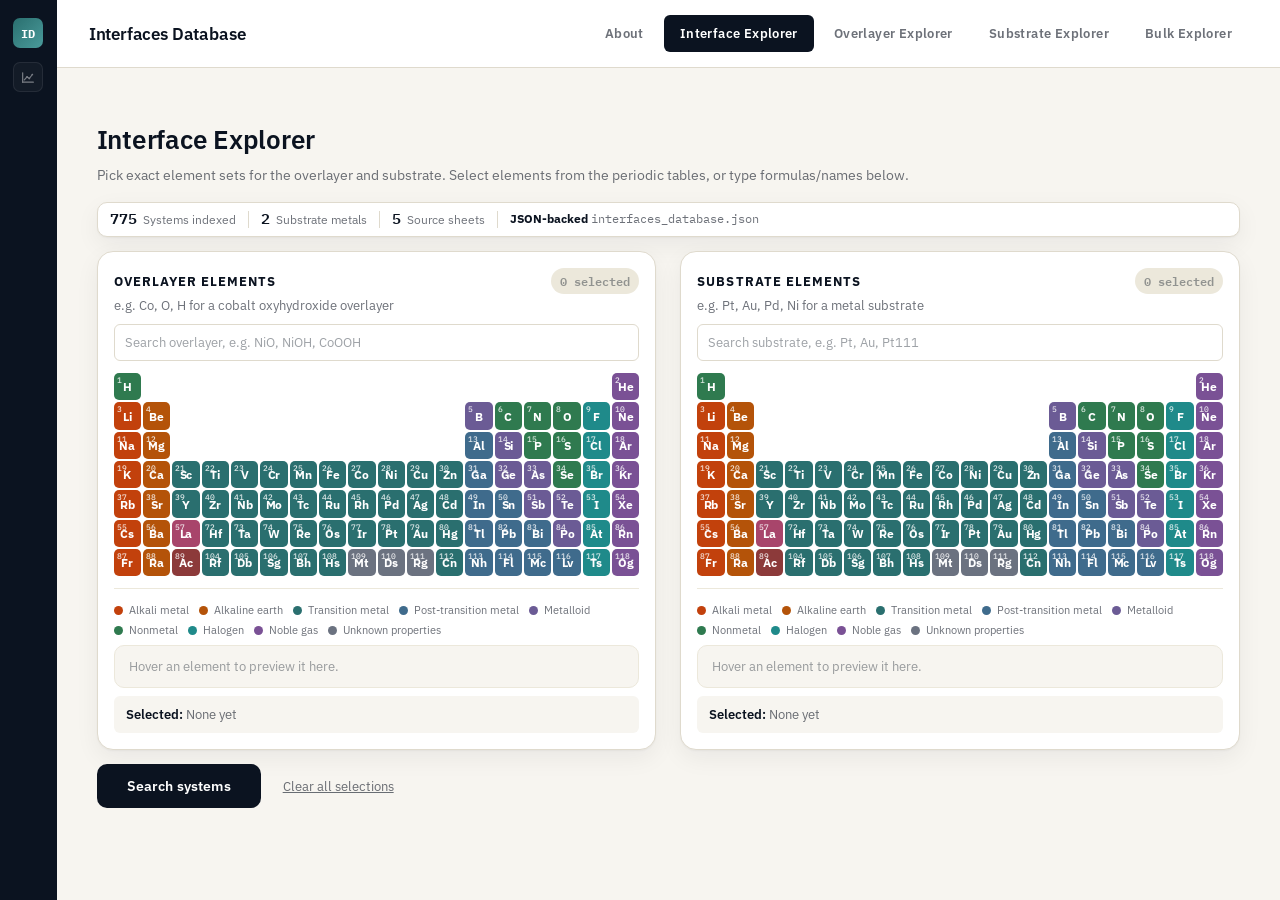
<file: index.html>
<!DOCTYPE html>
<html lang="en">
<head>
  <meta charset="UTF-8" />
  <meta name="viewport" content="width=device-width, initial-scale=1.0" />
  <title>Interfaces Database Prototype</title>
  <link rel="preconnect" href="https://fonts.googleapis.com">
  <link href="https://fonts.googleapis.com/css2?family=IBM+Plex+Mono:wght@500;600;700&family=IBM+Plex+Sans:wght@400;500;600;700&display=swap" rel="stylesheet">
  <link rel="stylesheet" href="style.css" />
</head>
<body>
  <aside class="left-sidebar" aria-label="Interfaces Database">
    <div class="sidebar-mark" title="Interfaces Database">ID</div>
    <button class="sidebar-graph-button" type="button" title="Go to Eform graph" aria-label="Go to Eform graph" onclick="goToEformGraph()">
      <svg class="sidebar-graph-icon" aria-hidden="true" viewBox="0 0 24 24" fill="none" xmlns="http://www.w3.org/2000/svg">
        <path d="M4 19V5" stroke="currentColor" stroke-width="1.8" stroke-linecap="round"/>
        <path d="M4 19H20" stroke="currentColor" stroke-width="1.8" stroke-linecap="round"/>
        <path d="M6.5 15.5L10.5 11L14 13.5L18.5 7.5" stroke="currentColor" stroke-width="1.8" stroke-linecap="round" stroke-linejoin="round"/>
        <circle cx="10.5" cy="11" r="1.3" fill="currentColor"/>
        <circle cx="14" cy="13.5" r="1.3" fill="currentColor"/>
        <circle cx="18.5" cy="7.5" r="1.3" fill="currentColor"/>
      </svg>
      <span class="sidebar-tooltip">Eform graph</span>
    </button>
  </aside>

  <div class="main-app">
    <header class="top-nav">
      <div class="logo">Interfaces Database</div>
      <nav>
        <button class="nav-tab" data-page="aboutPage" onclick="showPage('aboutPage')">About</button>
        <button class="nav-tab active" data-page="searchPage" onclick="showPage('searchPage')">Interface Explorer</button>
        <button class="nav-tab" data-page="overlayerExplorerPage" onclick="showPage('overlayerExplorerPage')">Overlayer Explorer</button>
        <button class="nav-tab" data-page="substrateExplorerPage" onclick="showPage('substrateExplorerPage')">Substrate Explorer</button>
        <button class="nav-tab" data-page="bulkExplorerPage" onclick="showPage('bulkExplorerPage')">Bulk Explorer</button>
      </nav>
    </header>

    <section id="aboutPage" class="page hidden">
      <h1>About this project</h1>
      <p class="subtitle">A quick look at what the Interfaces Database is for.</p>
      <div class="about-card">
        <p>
          This prototype visualizes a database of low-dimensional overlayers supported on metal substrates —
          the kind of surface structures studied in catalysis and electrochemistry research.
        </p>
        <p>
          Use the Interface Explorer to pick elements for an overlayer and a substrate, then search for
          calculated systems that match. Click into any result to see its summary, POSCAR-derived structure card,
          and an interactive structure preview.
        </p>
        <p>
          This GitHub preview loads calculation entries directly from <code>interfaces_database.json</code>. Each result opens as a material entry with structure-style cards, energy, magnetism, INCAR/KPOINTS settings, graph data, and source provenance when available.
        </p>
      </div>
    </section>

    <section id="searchPage" class="page">
      <h1>Interface Explorer</h1>
      <div class="page-intro-row">
        <p class="subtitle compact-subtitle">Pick exact element sets for the overlayer and substrate. Select elements from the periodic tables, or type formulas/names below.</p>
      </div>

      <div class="snapshot-strip compact-snapshot">
        <div class="snapshot-stat">
          <span class="snapshot-value" id="statSystems">5</span>
          <span class="snapshot-label">Systems indexed</span>
        </div>
        <div class="snapshot-stat">
          <span class="snapshot-value" id="statSubstrates">2</span>
          <span class="snapshot-label">Substrate metals</span>
        </div>
        <div class="snapshot-stat">
          <span class="snapshot-value" id="statSourceSheets">0</span>
          <span class="snapshot-label">Source sheets</span>
        </div>
        <div class="snapshot-tip">
          <strong>JSON-backed</strong> <span class="mono">interfaces_database.json</span>
        </div>
      </div>

      <div class="search-grid">
        <div class="search-panel">
          <div class="search-panel-head">
            <h2>Overlayer elements</h2>
            <span id="overlayerBadge" class="panel-badge empty">0 selected</span>
          </div>
          <p class="hint">e.g. Co, O, H for a cobalt oxyhydroxide overlayer</p>
          <input id="overlayerTextSearch" class="explorer-text-search" type="search" placeholder="Search overlayer, e.g. NiO, NiOH, CoOOH" aria-label="Search overlayer by text or formula" />

          <div class="periodic-table-wrap">
            <div id="overlayerTable" class="periodic-table" role="group" aria-label="Overlayer element picker"></div>
          </div>

          <div id="overlayerLegend" class="table-legend"></div>

          <div id="overlayerPreview" class="element-preview is-empty">
            Hover an element to preview it here.
          </div>

          <div class="selected-box">
            <strong>Selected:</strong>
            <span id="selectedOverlayerEmpty">None yet</span>
            <span id="selectedOverlayerChips" class="selected-chip-list"></span>
          </div>
        </div>

        <div class="search-panel">
          <div class="search-panel-head">
            <h2>Substrate elements</h2>
            <span id="substrateBadge" class="panel-badge empty">0 selected</span>
          </div>
          <p class="hint">e.g. Pt, Au, Pd, Ni for a metal substrate</p>
          <input id="substrateTextSearch" class="explorer-text-search" type="search" placeholder="Search substrate, e.g. Pt, Au, Pt111" aria-label="Search substrate by text or formula" />

          <div class="periodic-table-wrap">
            <div id="substrateTable" class="periodic-table" role="group" aria-label="Substrate element picker"></div>
          </div>

          <div id="substrateLegend" class="table-legend"></div>

          <div id="substratePreview" class="element-preview is-empty">
            Hover an element to preview it here.
          </div>

          <div class="selected-box">
            <strong>Selected:</strong>
            <span id="selectedSubstrateEmpty">None yet</span>
            <span id="selectedSubstrateChips" class="selected-chip-list"></span>
          </div>
        </div>
      </div>

      <div class="search-actions">
        <button class="search-button" onclick="searchSystems()">Search systems</button>
        <button class="search-reset" onclick="clearAllSelections()">Clear all selections</button>
      </div>
    </section>

    <section id="overlayerExplorerPage" class="page hidden explorer-page">
      <h1>Overlayer Explorer</h1>
      <p class="subtitle compact-subtitle">Pick elements from the periodic table, or type a formula/name to search overlayers.</p>
      <div class="snapshot-strip compact-snapshot">
        <div class="snapshot-stat"><span class="snapshot-value" id="statOverlayerSystems">0</span><span class="snapshot-label">Overlayer entries</span></div>
        <div class="snapshot-stat"><span class="snapshot-value" id="statOverlayerElements">0</span><span class="snapshot-label">Overlayer elements</span></div>
        <div class="snapshot-tip"><strong>Single-table search</strong> — use this tab when you care only about the film/oxide/hydroxide composition, independent of substrate.</div>
      </div>
      <div class="single-search-grid">
        <div class="search-panel">
          <div class="search-panel-head"><h2>Overlayer elements</h2><span id="overlayerExplorerBadge" class="panel-badge empty">0 selected</span></div>
          <p class="hint">e.g. Ni, O, H for nickel oxyhydroxide-like overlayers</p>
          <input id="overlayerExplorerTextSearch" class="explorer-text-search" type="search" placeholder="Search overlayer, e.g. NiOH or MnOOH" aria-label="Search overlayer explorer by text or formula" />
          <div class="periodic-table-wrap"><div id="overlayerExplorerTable" class="periodic-table" role="group" aria-label="Overlayer explorer element picker"></div></div>
          <div id="overlayerExplorerLegend" class="table-legend"></div>
          <div id="overlayerExplorerPreview" class="element-preview is-empty">Hover an element to preview it here.</div>
          <div class="selected-box"><strong>Selected:</strong> <span id="selectedOverlayerExplorerEmpty">None yet</span><span id="selectedOverlayerExplorerChips" class="selected-chip-list"></span></div>
        </div>
      </div>
      <div class="search-actions">
        <button class="search-button" onclick="searchSingleExplorer('overlayerExplorer')">Search overlayers</button>
        <button class="search-reset" onclick="clearExplorerSelections('overlayerExplorer')">Clear selections</button>
      </div>
    </section>

    <section id="substrateExplorerPage" class="page hidden explorer-page">
      <h1>Substrate Explorer</h1>
      <p class="subtitle compact-subtitle">Pick substrate elements from the periodic table, or type a substrate name to search.</p>
      <div class="snapshot-strip compact-snapshot">
        <div class="snapshot-stat"><span class="snapshot-value" id="statSubstrateSystems">0</span><span class="snapshot-label">Substrate entries</span></div>
        <div class="snapshot-stat"><span class="snapshot-value" id="statSubstrateElements">0</span><span class="snapshot-label">Substrate elements</span></div>
        <div class="snapshot-tip"><strong>Single-table search</strong> — use this tab when you care only about the supporting metal or surface.</div>
      </div>
      <div class="single-search-grid">
        <div class="search-panel">
          <div class="search-panel-head"><h2>Substrate elements</h2><span id="substrateExplorerBadge" class="panel-badge empty">0 selected</span></div>
          <p class="hint">e.g. Pt, Pd, Ni, Au for metal substrates</p>
          <input id="substrateExplorerTextSearch" class="explorer-text-search" type="search" placeholder="Search substrate, e.g. Pt, Au, Pt100" aria-label="Search substrate explorer by text or formula" />
          <div class="periodic-table-wrap"><div id="substrateExplorerTable" class="periodic-table" role="group" aria-label="Substrate explorer element picker"></div></div>
          <div id="substrateExplorerLegend" class="table-legend"></div>
          <div id="substrateExplorerPreview" class="element-preview is-empty">Hover an element to preview it here.</div>
          <div class="selected-box"><strong>Selected:</strong> <span id="selectedSubstrateExplorerEmpty">None yet</span><span id="selectedSubstrateExplorerChips" class="selected-chip-list"></span></div>
        </div>
      </div>
      <div class="search-actions">
        <button class="search-button" onclick="searchSingleExplorer('substrateExplorer')">Search substrates</button>
        <button class="search-reset" onclick="clearExplorerSelections('substrateExplorer')">Clear selections</button>
      </div>
    </section>

    <section id="bulkExplorerPage" class="page hidden explorer-page">
      <h1>Bulk Explorer</h1>
      <p class="subtitle compact-subtitle">Pick elements from the periodic table, or type a bulk formula/name to search references.</p>
      <div class="snapshot-strip compact-snapshot">
        <div class="snapshot-stat"><span class="snapshot-value" id="statBulkSystems">0</span><span class="snapshot-label">Bulk-related entries</span></div>
        <div class="snapshot-stat"><span class="snapshot-value" id="statBulkElements">0</span><span class="snapshot-label">Elements indexed</span></div>
        <div class="snapshot-tip"><strong>Single-table search</strong> — this uses JSON bulk references plus any bulk rows in the database export.</div>
      </div>
      <div class="single-search-grid">
        <div class="search-panel">
          <div class="search-panel-head"><h2>Bulk elements</h2><span id="bulkExplorerBadge" class="panel-badge empty">0 selected</span></div>
          <p class="hint">e.g. Ni, O for NiO bulk/reference-style entries</p>
          <input id="bulkExplorerTextSearch" class="explorer-text-search" type="search" placeholder="Search bulk formula, e.g. NiO, NiOH, NiO2H2" aria-label="Search bulk explorer by text or formula" />
          <div class="periodic-table-wrap"><div id="bulkExplorerTable" class="periodic-table" role="group" aria-label="Bulk explorer element picker"></div></div>
          <div id="bulkExplorerLegend" class="table-legend"></div>
          <div id="bulkExplorerPreview" class="element-preview is-empty">Hover an element to preview it here.</div>
          <div class="selected-box"><strong>Selected:</strong> <span id="selectedBulkExplorerEmpty">None yet</span><span id="selectedBulkExplorerChips" class="selected-chip-list"></span></div>
        </div>
      </div>
      <div class="search-actions">
        <button class="search-button" onclick="searchSingleExplorer('bulkExplorer')">Search bulk entries</button>
        <button class="search-reset" onclick="clearExplorerSelections('bulkExplorer')">Clear selections</button>
      </div>
    </section>

    <section id="resultsPage" class="page hidden">
      <button id="resultsBackButton" class="back-button" onclick="showPage(lastExplorerPage || 'searchPage')">&larr; Back to search</button>

      <div class="results-header">
        <h1 id="resultsTitle">Matching systems</h1>
        <div class="results-count" id="resultsCount"></div>
      </div>
      <div class="active-filters-bar" id="activeFiltersBar"></div>

      <div class="column-filter-card" aria-label="Matching system filters">
        <div class="filter-field wide">
          <label for="filterSystemName">System name</label>
          <input id="filterSystemName" type="search" placeholder="NiOH, root3, Pt111..." oninput="applyResultFilters()" />
        </div>
        <div class="filter-field">
          <label for="filterMethod">Method</label>
          <select id="filterMethod" onchange="applyResultFilters()"></select>
        </div>
        <div class="filter-field">
          <label for="filterSpin">Spin</label>
          <select id="filterSpin" onchange="applyResultFilters()"></select>
        </div>
        <div class="filter-field">
          <label for="filterUValue">U-value</label>
          <select id="filterUValue" onchange="applyResultFilters()"></select>
        </div>
        <div class="filter-field">
          <label for="filterEnergy">Final energy</label>
          <input id="filterEnergy" type="search" placeholder="-277 or eV" oninput="applyResultFilters()" />
        </div>
        <button class="filter-clear" onclick="clearResultColumnFilters()">Clear filters</button>
      </div>

      <div class="results-table-wrap">
        <table class="results-table">
          <thead>
            <tr>
              <th>System name</th>
              <th>Method</th>
              <th>Spin</th>
              <th>U-value</th>
              <th>Final energy</th>
            </tr>
          </thead>
          <tbody id="resultsBody"></tbody>
        </table>
      </div>
    </section>

    <section id="detailPage" class="page hidden">
      <div class="detail-layout">
        <aside class="detail-sidebar">
          <button class="back-link" onclick="showPage('resultsPage')">&larr; Back to results</button>
          <hr />
          <button onclick="scrollToSection('summarySection')">Summary</button>
          <button onclick="scrollToSection('structureSection')">Structure</button>
          <button onclick="scrollToSection('interfaceSection')">Interface info</button>
          <button onclick="scrollToSection('propertiesSection')">Properties</button>
          <button onclick="scrollToSection('graphSection')">Graph</button>
          <button onclick="scrollToSection('inputSection')">Input files</button>
          <button onclick="scrollToSection('atomicSitesSection')">Atomic sites</button>
        </aside>

        <main class="detail-content">
          <div class="detail-eyebrow">Material entry</div>
          <h1 id="detailTitle">System name</h1>

          <section id="summarySection">
            <h2>Summary</h2>
            <div class="summary-grid">
              <div class="summary-card large-card">
                <div class="card-title-row">
                  <h3>Interactive structure from JSON/POSCAR</h3>
                  <div class="viewer-actions" aria-label="Structure viewer actions">
                    <button title="Return structure to original view" onclick="resetViewerCamera()" aria-label="Return structure to original view">⟲</button>
                    <div class="file-menu">
                      <button title="Download files" aria-label="Download files">⇩</button>
                      <div class="file-menu-popover" role="menu" aria-label="Download files">
                        <button onclick="downloadCurrentFile('json')" role="menuitem">.json</button>
                        <button onclick="downloadCurrentFile('incar')" role="menuitem">INCAR</button>
                        <button onclick="downloadCurrentFile('poscar')" role="menuitem">POSCAR</button>
                        <button onclick="downloadCurrentFile('kpoints')" role="menuitem">KPOINTS</button>
                      </div>
                    </div>
                  </div>
                </div>
                <div id="structureViewerCard" class="structure-viewer-card">
                  <div id="poscarMiniViewer" class="poscar-mini-viewer" aria-label="Interactive 3D crystal structure viewer"></div>
                </div>
              </div>

              <div class="summary-card">
                <h3>Calculation info</h3>
                <div class="info-row"><span class="info-label">Formula</span><span class="info-value" id="detailFormula"></span></div>
                <div class="info-row"><span class="info-label">Elements</span><span class="info-value" id="detailElements"></span></div>
                <div class="info-row"><span class="info-label">Atoms</span><span class="info-value" id="detailAtomCount"></span></div>
                <div class="info-row"><span class="info-label">Energy</span><span class="info-value" id="detailEnergy"></span></div>
                <div class="info-row"><span class="info-label">Energy/atom</span><span class="info-value" id="detailEnergyPerAtom"></span></div>
                <div class="info-row"><span class="info-label">Magnetization</span><span class="info-value" id="detailMagnetization"></span></div>
                <div class="info-row"><span class="info-label">Max force</span><span class="info-value" id="detailMaxForce"></span></div>
                <div class="info-row"><span class="info-label">U value</span><span class="info-value" id="detailU"></span></div>
                <div class="info-row"><span class="info-label">Method</span><span class="info-value" id="detailMethod"></span></div>
                <div class="info-row"><span class="info-label">Spin</span><span class="info-value" id="detailSpin"></span></div>
                <div class="info-row"><span class="info-label">Overlayer</span><span class="info-value" id="detailOverlayer"></span></div>
                <div class="info-row"><span class="info-label">Substrate</span><span class="info-value" id="detailSubstrate"></span></div>
              </div>
            </div>
          </section>

          <section id="interfaceSection">
            <h2>Interface information</h2>
            <div class="entry-card-grid mp-card-grid">
              <div class="entry-card">
                <h3>System metadata</h3>
                <div id="interfaceInfoPanel" class="entry-kv-table"></div>
              </div>
              <div class="entry-card">
                <h3>Composition</h3>
                <div id="compositionPanel" class="entry-kv-table"></div>
              </div>
            </div>
          </section>

          <section id="structureSection">
            <h2>Surface structure</h2>
            <div class="crystal-box viewer-help-card">
              <div>
                <strong>Interactive 3D viewer</strong>
                <p>Drag to rotate and right-click drag to pan. The viewer loads a POSCAR generated from the JSON structure when available.</p>
              </div>
              <div class="viewer-style-actions">
                <button onclick="setViewerStyle('sphere')">Spheres</button>
                <button onclick="setViewerStyle('ballstick')">Ball + stick</button>
              </div>
            </div>
          </section>


          <section id="propertiesSection">
            <h2>Computed properties</h2>
            <div class="entry-card-grid lattice-side-by-side">
              <div class="entry-card">
                <h3>Lattice parameters</h3>
                <div id="latticePanel" class="entry-kv-table"></div>
              </div>
              <div class="entry-card">
                <h3>Lattice matrix</h3>
                <pre id="latticeMatrix" class="entry-code-small">No lattice matrix available.</pre>
              </div>
              <div class="entry-card atomic-sites-card">
                <h3>Atomic sites</h3>
                <p class="site-table-note">Shows element, fractional coordinates, Cartesian coordinates, and final force when available from the JSON.</p>
                <div id="atomicSitesPanel" class="atomic-sites-table-wrap"></div>
              </div>
              <div class="entry-card">
                <h3>Energy / force properties</h3>
                <div id="energyPanel" class="entry-kv-table"></div>
              </div>
              <div class="entry-card">
                <h3>Property origins</h3>
                <div id="propertyOriginsPanel" class="property-origin-list"></div>
              </div>
            </div>
          </section>


          <section id="graphSection">
            <h2>Graph</h2>
            <div class="graph-card">
              <div class="graph-card-head">
                <div>
                  <h3>Eform vs ratio</h3>
                  <p id="eformGraphSubtitle">U = 5 eV, FM, vdW-DF on Pt(111). Points and bulk references are loaded from <code>interfaces_database.json</code>.</p>
                </div>
                <div class="graph-controls" aria-label="Eform graph controls">
                  <button type="button" class="graph-filter active" data-material="all" onclick="setEformGraphMaterial('all')">All</button>
                  <button type="button" class="graph-filter" data-material="NiO2H2" onclick="setEformGraphMaterial('NiO2H2')">NiO₂H₂</button>
                  <button type="button" class="graph-filter" data-material="NiOH" onclick="setEformGraphMaterial('NiOH')">NiOH</button>
                  <button type="button" class="graph-filter" data-material="NiO" onclick="setEformGraphMaterial('NiO')">NiO</button>
                </div>
              </div>
              <div id="eformGraphStatus" class="graph-status">Loading Eform graph data...</div>
              <div id="eformGraph" class="eform-graph" role="img" aria-label="Eform versus ratio graph"></div>
              <div id="eformGraphLegend" class="graph-legend"></div>
            </div>
          </section>

          <section id="inputSection">
            <h2>Input files and calculation settings</h2>
            <div class="entry-card-grid mp-card-grid">
              <div class="entry-card">
                <h3>VASP settings</h3>
                <div id="vaspSettingsPanel" class="entry-kv-table"></div>
              </div>
              <div class="entry-card">
                <h3>KPOINTS / Source files</h3>
                <div id="sourceFilesPanel" class="entry-kv-table"></div>
              </div>
            </div>
            <details class="entry-details-block">
              <summary>Show INCAR</summary>
              <pre id="incarTextPanel" class="entry-code-small"></pre>
            </details>
            <details class="entry-details-block">
              <summary>Show KPOINTS</summary>
              <pre id="kpointsTextPanel" class="entry-code-small"></pre>
            </details>
          </section>
</main>
      </div>
    </section>
  </div>

  <script src="elements-data.js"></script>
  <script src="https://3Dmol.org/build/3Dmol-min.js"></script>
  <script src="script.js"></script>
</body>
</html>
</file>
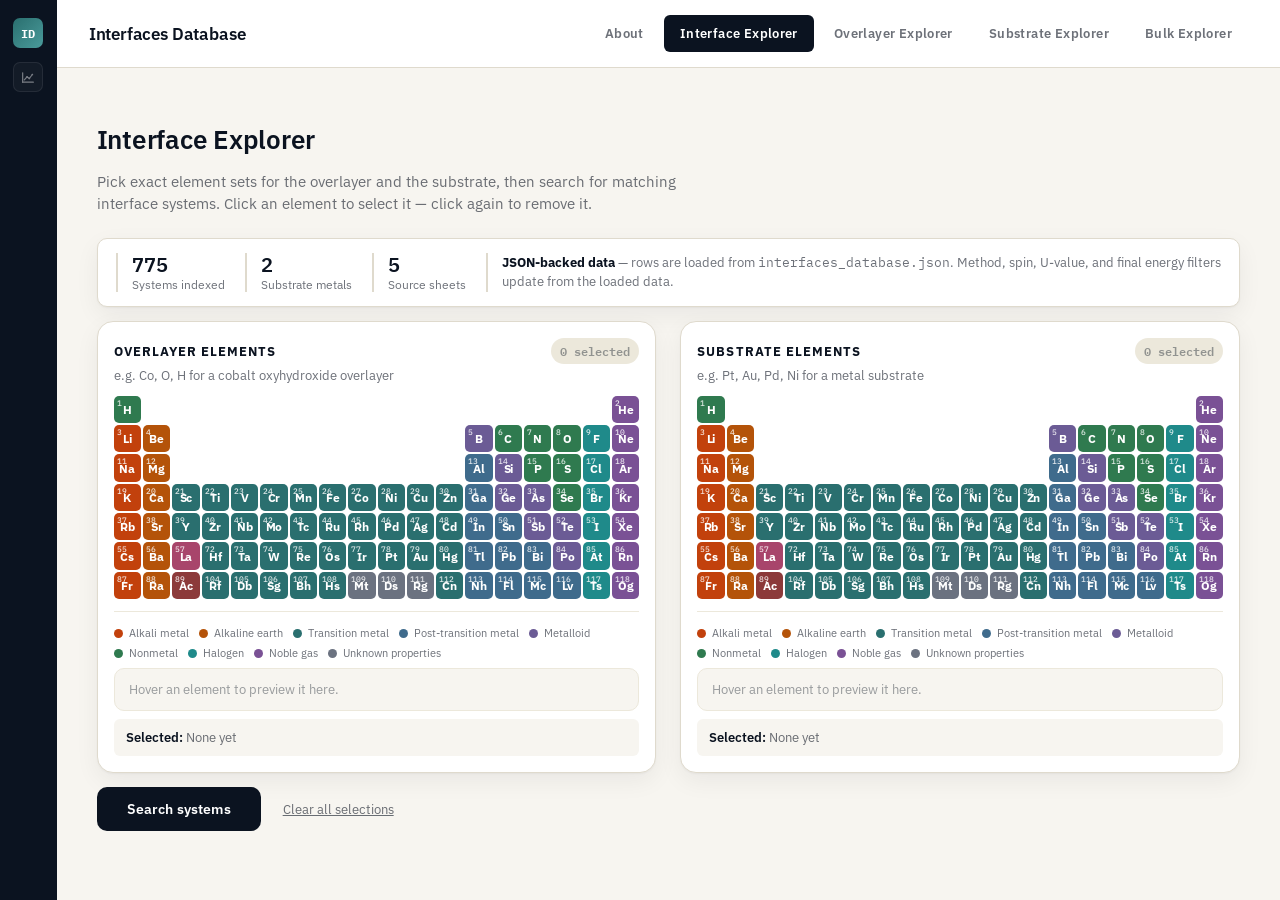
<file: index (1).html>
<!DOCTYPE html>
<html lang="en">
<head>
  <meta charset="UTF-8" />
  <meta name="viewport" content="width=device-width, initial-scale=1.0" />
  <title>Interfaces Database Prototype</title>
  <link rel="preconnect" href="https://fonts.googleapis.com">
  <link href="https://fonts.googleapis.com/css2?family=IBM+Plex+Mono:wght@500;600;700&family=IBM+Plex+Sans:wght@400;500;600;700&display=swap" rel="stylesheet">
  <link rel="stylesheet" href="style.css" />
</head>
<body>
  <aside class="left-sidebar" aria-label="Interfaces Database">
    <div class="sidebar-mark" title="Interfaces Database">ID</div>
    <button class="sidebar-graph-button" type="button" title="Go to Eform graph" aria-label="Go to Eform graph" onclick="goToEformGraph()">
      <svg class="sidebar-graph-icon" aria-hidden="true" viewBox="0 0 24 24" fill="none" xmlns="http://www.w3.org/2000/svg">
        <path d="M4 19V5" stroke="currentColor" stroke-width="1.8" stroke-linecap="round"/>
        <path d="M4 19H20" stroke="currentColor" stroke-width="1.8" stroke-linecap="round"/>
        <path d="M6.5 15.5L10.5 11L14 13.5L18.5 7.5" stroke="currentColor" stroke-width="1.8" stroke-linecap="round" stroke-linejoin="round"/>
        <circle cx="10.5" cy="11" r="1.3" fill="currentColor"/>
        <circle cx="14" cy="13.5" r="1.3" fill="currentColor"/>
        <circle cx="18.5" cy="7.5" r="1.3" fill="currentColor"/>
      </svg>
      <span class="sidebar-tooltip">Eform graph</span>
    </button>
  </aside>

  <div class="main-app">
    <header class="top-nav">
      <div class="logo">Interfaces Database</div>
      <nav>
        <button class="nav-tab" data-page="aboutPage" onclick="showPage('aboutPage')">About</button>
        <button class="nav-tab active" data-page="searchPage" onclick="showPage('searchPage')">Interface Explorer</button>
        <button class="nav-tab" data-page="overlayerExplorerPage" onclick="showPage('overlayerExplorerPage')">Overlayer Explorer</button>
        <button class="nav-tab" data-page="substrateExplorerPage" onclick="showPage('substrateExplorerPage')">Substrate Explorer</button>
        <button class="nav-tab" data-page="bulkExplorerPage" onclick="showPage('bulkExplorerPage')">Bulk Explorer</button>
      </nav>
    </header>

    <section id="aboutPage" class="page hidden">
      <h1>About this project</h1>
      <p class="subtitle">A quick look at what the Interfaces Database is for.</p>
      <div class="about-card">
        <p>
          This prototype visualizes a database of low-dimensional overlayers supported on metal substrates —
          the kind of surface structures studied in catalysis and electrochemistry research.
        </p>
        <p>
          Use the Interface Explorer to pick elements for an overlayer and a substrate, then search for
          calculated systems that match. Click into any result to see its summary, POSCAR-derived structure card,
          and an interactive structure preview.
        </p>
        <p>
          This version loads real calculation rows from <code>interfaces_database.json</code>, so the matching table, filters, detail pages, bulk references, and graph use one JSON-backed data source.
        </p>
      </div>
    </section>

    <section id="searchPage" class="page">
      <h1>Interface Explorer</h1>
      <p class="subtitle">
        Pick exact element sets for the overlayer and the substrate, then search for matching interface systems.
        Click an element to select it — click again to remove it.
      </p>

      <div class="snapshot-strip">
        <div class="snapshot-stat">
          <span class="snapshot-value" id="statSystems">5</span>
          <span class="snapshot-label">Systems indexed</span>
        </div>
        <div class="snapshot-stat">
          <span class="snapshot-value" id="statSubstrates">2</span>
          <span class="snapshot-label">Substrate metals</span>
        </div>
        <div class="snapshot-stat">
          <span class="snapshot-value" id="statSourceSheets">0</span>
          <span class="snapshot-label">Source sheets</span>
        </div>
        <div class="snapshot-tip">
          <strong>JSON-backed data</strong> — rows are loaded from <span class="mono">interfaces_database.json</span>. Method, spin, U-value, and final energy filters update from the loaded data.
        </div>
      </div>

      <div class="search-grid">
        <div class="search-panel">
          <div class="search-panel-head">
            <h2>Overlayer elements</h2>
            <span id="overlayerBadge" class="panel-badge empty">0 selected</span>
          </div>
          <p class="hint">e.g. Co, O, H for a cobalt oxyhydroxide overlayer</p>

          <div class="periodic-table-wrap">
            <div id="overlayerTable" class="periodic-table" role="group" aria-label="Overlayer element picker"></div>
          </div>

          <div id="overlayerLegend" class="table-legend"></div>

          <div id="overlayerPreview" class="element-preview is-empty">
            Hover an element to preview it here.
          </div>

          <div class="selected-box">
            <strong>Selected:</strong>
            <span id="selectedOverlayerEmpty">None yet</span>
            <span id="selectedOverlayerChips" class="selected-chip-list"></span>
          </div>
        </div>

        <div class="search-panel">
          <div class="search-panel-head">
            <h2>Substrate elements</h2>
            <span id="substrateBadge" class="panel-badge empty">0 selected</span>
          </div>
          <p class="hint">e.g. Pt, Au, Pd, Ni for a metal substrate</p>

          <div class="periodic-table-wrap">
            <div id="substrateTable" class="periodic-table" role="group" aria-label="Substrate element picker"></div>
          </div>

          <div id="substrateLegend" class="table-legend"></div>

          <div id="substratePreview" class="element-preview is-empty">
            Hover an element to preview it here.
          </div>

          <div class="selected-box">
            <strong>Selected:</strong>
            <span id="selectedSubstrateEmpty">None yet</span>
            <span id="selectedSubstrateChips" class="selected-chip-list"></span>
          </div>
        </div>
      </div>

      <div class="search-actions">
        <button class="search-button" onclick="searchSystems()">Search systems</button>
        <button class="search-reset" onclick="clearAllSelections()">Clear all selections</button>
      </div>
    </section>

    <section id="overlayerExplorerPage" class="page hidden explorer-page">
      <h1>Overlayer Explorer</h1>
      <p class="subtitle">Pick elements from one periodic table to find database entries whose overlayer contains exactly those elements.</p>
      <div class="snapshot-strip">
        <div class="snapshot-stat"><span class="snapshot-value" id="statOverlayerSystems">0</span><span class="snapshot-label">Overlayer entries</span></div>
        <div class="snapshot-stat"><span class="snapshot-value" id="statOverlayerElements">0</span><span class="snapshot-label">Overlayer elements</span></div>
        <div class="snapshot-tip"><strong>Single-table search</strong> — use this tab when you care only about the film/oxide/hydroxide composition, independent of substrate.</div>
      </div>
      <div class="single-search-grid">
        <div class="search-panel">
          <div class="search-panel-head"><h2>Overlayer elements</h2><span id="overlayerExplorerBadge" class="panel-badge empty">0 selected</span></div>
          <p class="hint">e.g. Ni, O, H for nickel oxyhydroxide-like overlayers</p>
          <div class="periodic-table-wrap"><div id="overlayerExplorerTable" class="periodic-table" role="group" aria-label="Overlayer explorer element picker"></div></div>
          <div id="overlayerExplorerLegend" class="table-legend"></div>
          <div id="overlayerExplorerPreview" class="element-preview is-empty">Hover an element to preview it here.</div>
          <div class="selected-box"><strong>Selected:</strong> <span id="selectedOverlayerExplorerEmpty">None yet</span><span id="selectedOverlayerExplorerChips" class="selected-chip-list"></span></div>
        </div>
      </div>
      <div class="search-actions">
        <button class="search-button" onclick="searchSingleExplorer('overlayerExplorer')">Search overlayers</button>
        <button class="search-reset" onclick="clearExplorerSelections('overlayerExplorer')">Clear selections</button>
      </div>
    </section>

    <section id="substrateExplorerPage" class="page hidden explorer-page">
      <h1>Substrate Explorer</h1>
      <p class="subtitle">Pick substrate elements from one periodic table to find supported-interface entries on exactly those metals.</p>
      <div class="snapshot-strip">
        <div class="snapshot-stat"><span class="snapshot-value" id="statSubstrateSystems">0</span><span class="snapshot-label">Substrate entries</span></div>
        <div class="snapshot-stat"><span class="snapshot-value" id="statSubstrateElements">0</span><span class="snapshot-label">Substrate elements</span></div>
        <div class="snapshot-tip"><strong>Single-table search</strong> — use this tab when you care only about the supporting metal or surface.</div>
      </div>
      <div class="single-search-grid">
        <div class="search-panel">
          <div class="search-panel-head"><h2>Substrate elements</h2><span id="substrateExplorerBadge" class="panel-badge empty">0 selected</span></div>
          <p class="hint">e.g. Pt, Pd, Ni, Au for metal substrates</p>
          <div class="periodic-table-wrap"><div id="substrateExplorerTable" class="periodic-table" role="group" aria-label="Substrate explorer element picker"></div></div>
          <div id="substrateExplorerLegend" class="table-legend"></div>
          <div id="substrateExplorerPreview" class="element-preview is-empty">Hover an element to preview it here.</div>
          <div class="selected-box"><strong>Selected:</strong> <span id="selectedSubstrateExplorerEmpty">None yet</span><span id="selectedSubstrateExplorerChips" class="selected-chip-list"></span></div>
        </div>
      </div>
      <div class="search-actions">
        <button class="search-button" onclick="searchSingleExplorer('substrateExplorer')">Search substrates</button>
        <button class="search-reset" onclick="clearExplorerSelections('substrateExplorer')">Clear selections</button>
      </div>
    </section>

    <section id="bulkExplorerPage" class="page hidden explorer-page">
      <h1>Bulk Explorer</h1>
      <p class="subtitle">Pick exact element sets from one periodic table to find bulk/reference entries and composition-related rows.</p>
      <div class="snapshot-strip">
        <div class="snapshot-stat"><span class="snapshot-value" id="statBulkSystems">0</span><span class="snapshot-label">Bulk-related entries</span></div>
        <div class="snapshot-stat"><span class="snapshot-value" id="statBulkElements">0</span><span class="snapshot-label">Elements indexed</span></div>
        <div class="snapshot-tip"><strong>Single-table search</strong> — this uses JSON bulk references plus any bulk rows in the database export.</div>
      </div>
      <div class="single-search-grid">
        <div class="search-panel">
          <div class="search-panel-head"><h2>Bulk elements</h2><span id="bulkExplorerBadge" class="panel-badge empty">0 selected</span></div>
          <p class="hint">e.g. Ni, O for NiO bulk/reference-style entries</p>
          <div class="periodic-table-wrap"><div id="bulkExplorerTable" class="periodic-table" role="group" aria-label="Bulk explorer element picker"></div></div>
          <div id="bulkExplorerLegend" class="table-legend"></div>
          <div id="bulkExplorerPreview" class="element-preview is-empty">Hover an element to preview it here.</div>
          <div class="selected-box"><strong>Selected:</strong> <span id="selectedBulkExplorerEmpty">None yet</span><span id="selectedBulkExplorerChips" class="selected-chip-list"></span></div>
        </div>
      </div>
      <div class="search-actions">
        <button class="search-button" onclick="searchSingleExplorer('bulkExplorer')">Search bulk entries</button>
        <button class="search-reset" onclick="clearExplorerSelections('bulkExplorer')">Clear selections</button>
      </div>
    </section>

    <section id="resultsPage" class="page hidden">
      <button id="resultsBackButton" class="back-button" onclick="showPage(lastExplorerPage || 'searchPage')">&larr; Back to search</button>

      <div class="results-header">
        <h1 id="resultsTitle">Matching systems</h1>
        <div class="results-count" id="resultsCount"></div>
      </div>
      <div class="active-filters-bar" id="activeFiltersBar"></div>

      <div class="column-filter-card" aria-label="Matching system filters">
        <div class="filter-field wide">
          <label for="filterSystemName">System name</label>
          <input id="filterSystemName" type="search" placeholder="NiOH, root3, Pt111..." oninput="applyResultFilters()" />
        </div>
        <div class="filter-field">
          <label for="filterMethod">Method</label>
          <select id="filterMethod" onchange="applyResultFilters()"></select>
        </div>
        <div class="filter-field">
          <label for="filterSpin">Spin</label>
          <select id="filterSpin" onchange="applyResultFilters()"></select>
        </div>
        <div class="filter-field">
          <label for="filterUValue">U-value</label>
          <select id="filterUValue" onchange="applyResultFilters()"></select>
        </div>
        <div class="filter-field">
          <label for="filterEnergy">Final energy</label>
          <input id="filterEnergy" type="search" placeholder="-277 or eV" oninput="applyResultFilters()" />
        </div>
        <button class="filter-clear" onclick="clearResultColumnFilters()">Clear filters</button>
      </div>

      <div class="results-table-wrap">
        <table class="results-table">
          <thead>
            <tr>
              <th>System name</th>
              <th>Method</th>
              <th>Spin</th>
              <th>U-value</th>
              <th>Final energy</th>
            </tr>
          </thead>
          <tbody id="resultsBody"></tbody>
        </table>
      </div>
    </section>

    <section id="detailPage" class="page hidden">
      <div class="detail-layout">
        <aside class="detail-sidebar">
          <button class="back-link" onclick="showPage('resultsPage')">&larr; Back to results</button>
          <hr />
          <button onclick="scrollToSection('summarySection')">Summary</button>
          <button onclick="scrollToSection('structureSection')">Surface structure</button>
          <button onclick="scrollToSection('graphSection')">Graph</button>
        </aside>

        <main class="detail-content">
          <div class="detail-eyebrow">System detail</div>
          <h1 id="detailTitle">System name</h1>

          <section id="summarySection">
            <h2>Summary</h2>
            <div class="summary-grid">
              <div class="summary-card large-card">
                <div class="card-title-row">
                  <h3>Interactive surface structure from POSCAR</h3>
                  <div class="viewer-actions" aria-label="Structure viewer actions">
                    <button title="Return structure to original view" onclick="resetViewerCamera()" aria-label="Return structure to original view">⟲</button>
                    <div class="file-menu">
                      <button title="Download files" aria-label="Download files">⇩</button>
                      <div class="file-menu-popover" role="menu" aria-label="Download files">
                        <button onclick="downloadCurrentFile('json')" role="menuitem">.json</button>
                        <button onclick="downloadCurrentFile('incar')" role="menuitem">INCAR</button>
                        <button onclick="downloadCurrentFile('poscar')" role="menuitem">POSCAR</button>
                        <button onclick="downloadCurrentFile('kpoints')" role="menuitem">KPOINTS</button>
                      </div>
                    </div>
                  </div>
                </div>
                <div id="structureViewerCard" class="structure-viewer-card">
                  <div id="poscarMiniViewer" class="poscar-mini-viewer" aria-label="Interactive 3D crystal structure viewer"></div>
                </div>
              </div>

              <div class="summary-card">
                <h3>Calculation info</h3>
                <div class="info-row"><span class="info-label">Energy</span><span class="info-value" id="detailEnergy"></span></div>
                <div class="info-row"><span class="info-label">U value</span><span class="info-value" id="detailU"></span></div>
                <div class="info-row"><span class="info-label">Method</span><span class="info-value" id="detailMethod"></span></div>
                <div class="info-row"><span class="info-label">Spin</span><span class="info-value" id="detailSpin"></span></div>
                <div class="info-row"><span class="info-label">Overlayer</span><span class="info-value" id="detailOverlayer"></span></div>
                <div class="info-row"><span class="info-label">Substrate</span><span class="info-value" id="detailSubstrate"></span></div>
              </div>
            </div>
          </section>

          <section id="structureSection">
            <h2>Surface structure</h2>
            <div class="crystal-box viewer-help-card">
              <div>
                <strong>Interactive 3D viewer</strong>
                <p>Drag to rotate and right-click drag to pan. The viewer first tries to load the real POSCAR file listed in the JSON; if that file is not available to the website, it uses a clearly labeled generated preview from the database metadata.</p>
              </div>
              <div class="viewer-style-actions">
                <button onclick="setViewerStyle('sphere')">Spheres</button>
                <button onclick="setViewerStyle('ballstick')">Ball + stick</button>
              </div>
            </div>
          </section>

          <section id="graphSection">
            <h2>Graph</h2>
            <div class="graph-card">
              <div class="graph-card-head">
                <div>
                  <h3>Eform vs ratio</h3>
                  <p id="eformGraphSubtitle">U = 5 eV, FM, vdW-DF on Pt(111). Points and bulk references are loaded from <code>interfaces_database.json</code>.</p>
                </div>
                <div class="graph-controls" aria-label="Eform graph controls">
                  <button type="button" class="graph-filter active" data-material="all" onclick="setEformGraphMaterial('all')">All</button>
                  <button type="button" class="graph-filter" data-material="NiO2H2" onclick="setEformGraphMaterial('NiO2H2')">NiO₂H₂</button>
                  <button type="button" class="graph-filter" data-material="NiOH" onclick="setEformGraphMaterial('NiOH')">NiOH</button>
                  <button type="button" class="graph-filter" data-material="NiO" onclick="setEformGraphMaterial('NiO')">NiO</button>
                </div>
              </div>
              <div id="eformGraphStatus" class="graph-status">Loading Eform graph data...</div>
              <div id="eformGraph" class="eform-graph" role="img" aria-label="Eform versus ratio graph"></div>
              <div id="eformGraphLegend" class="graph-legend"></div>
            </div>
          </section>

        </main>
      </div>
    </section>
  </div>

  <script src="elements-data.js"></script>
  <script src="https://3Dmol.org/build/3Dmol-min.js"></script>
  <script src="script.js"></script>
</body>
</html>
</file>
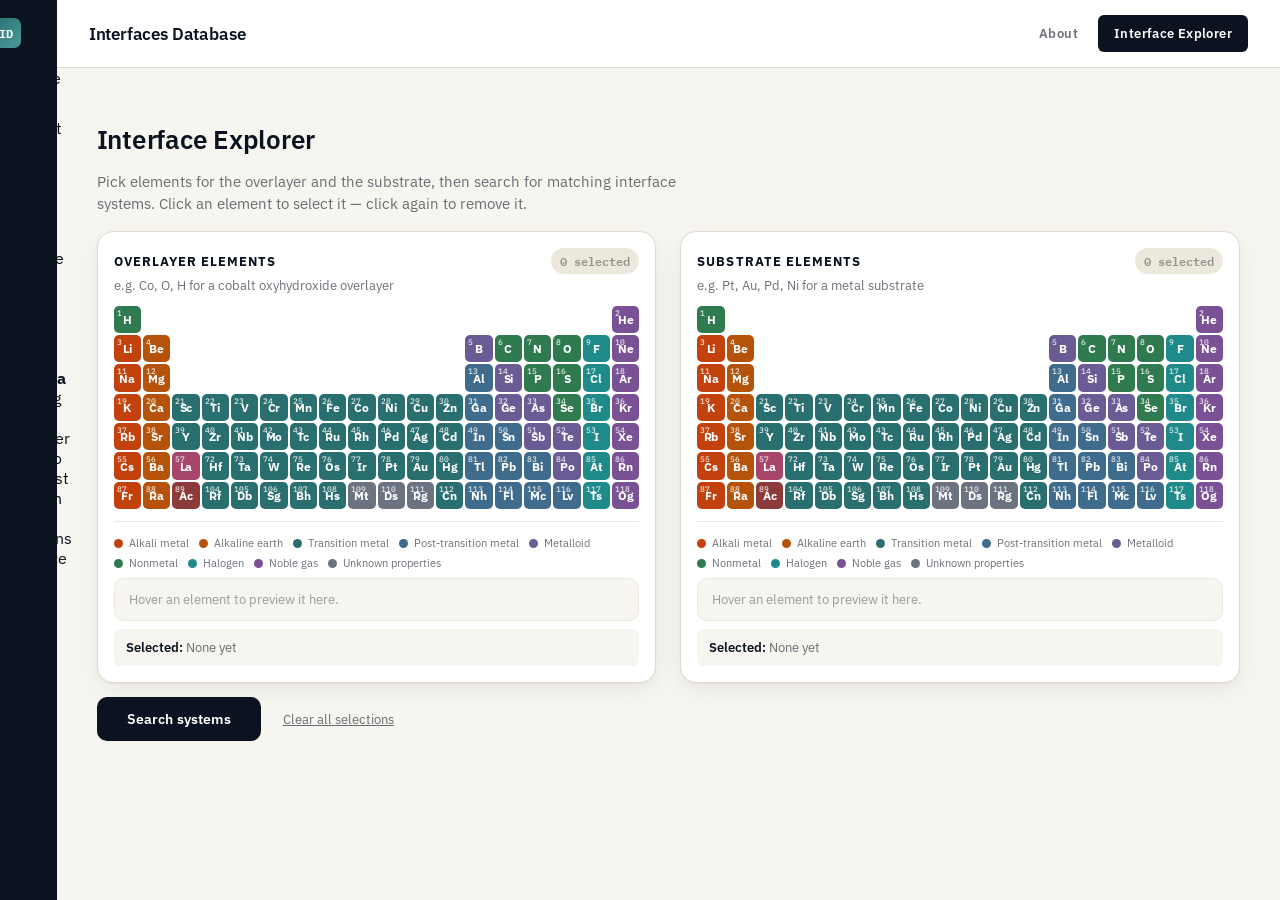
<file: index (3).html>
<!DOCTYPE html>
<html lang="en">
<head>
  <meta charset="UTF-8" />
  <meta name="viewport" content="width=device-width, initial-scale=1.0" />
  <title>Interfaces Database Prototype</title>
  <link rel="preconnect" href="https://fonts.googleapis.com">
  <link href="https://fonts.googleapis.com/css2?family=IBM+Plex+Mono:wght@500;600;700&family=IBM+Plex+Sans:wght@400;500;600;700&display=swap" rel="stylesheet">
  <link rel="stylesheet" href="style.css" />
</head>
<body>
  <aside class="left-sidebar">
    <div class="sidebar-brand">
      <div class="sidebar-mark">ID</div>
      <div class="sidebar-brand-text">Interfaces<br />Database</div>
    </div>

    <p class="sidebar-section-label">Snapshot</p>
    <div class="sidebar-stats">
      <div class="sidebar-stat">
        <div class="sidebar-stat-value" id="statSystems">5</div>
        <div class="sidebar-stat-label">Systems indexed</div>
      </div>
      <div class="sidebar-stat">
        <div class="sidebar-stat-value">2</div>
        <div class="sidebar-stat-label">Substrate metals</div>
      </div>
    </div>

    <p class="sidebar-section-label">Tip</p>
    <div class="sidebar-tip">
      <strong>Demo data</strong>
      Everything here is placeholder content so we can test the search flow. Real calculations will replace these entries later.
    </div>
  </aside>

  <div class="main-app">
    <header class="top-nav">
      <div class="logo">Interfaces Database</div>
      <nav>
        <button class="nav-tab" onclick="showPage('aboutPage')">About</button>
        <button class="nav-tab active" onclick="showPage('searchPage')">Interface Explorer</button>
      </nav>
    </header>

    <!-- ABOUT PAGE -->
    <section id="aboutPage" class="page hidden">
      <h1>About this project</h1>
      <p class="subtitle">
        A quick look at what the Interfaces Database is for.
      </p>
      <div class="about-card">
        <p>
          This prototype visualizes a database of low-dimensional overlayers supported on metal substrates —
          the kind of surface structures studied in catalysis and electrochemistry research.
        </p>
        <p>
          Use the Interface Explorer to pick elements for an overlayer and a substrate, then search for
          calculated systems that match. Click into any result to see its summary and crystal structure.
        </p>
        <p>
          Right now this runs on a small set of placeholder systems so the search and browsing flow can be
          tested before real calculation data is connected.
        </p>
      </div>
    </section>

    <!-- SEARCH PAGE -->
    <section id="searchPage" class="page">
      <h1>Interface Explorer</h1>
      <p class="subtitle">
        Pick elements for the overlayer and the substrate, then search for matching interface systems.
        Click an element to select it — click again to remove it.
      </p>

      <div class="search-grid">
        <div class="search-panel">
          <div class="search-panel-head">
            <h2>Overlayer elements</h2>
            <span id="overlayerBadge" class="panel-badge empty">0 selected</span>
          </div>
          <p class="hint">e.g. Co, O, H for a cobalt oxyhydroxide overlayer</p>

          <div class="periodic-table-wrap">
            <div id="overlayerTable" class="periodic-table" role="group" aria-label="Overlayer element picker"></div>
          </div>

          <div id="overlayerLegend" class="table-legend"></div>

          <div id="overlayerPreview" class="element-preview is-empty">
            Hover an element to preview it here.
          </div>

          <div class="selected-box">
            <strong>Selected:</strong>
            <span id="selectedOverlayerEmpty">None yet</span>
            <span id="selectedOverlayerChips" class="selected-chip-list"></span>
          </div>
        </div>

        <div class="search-panel">
          <div class="search-panel-head">
            <h2>Substrate elements</h2>
            <span id="substrateBadge" class="panel-badge empty">0 selected</span>
          </div>
          <p class="hint">e.g. Pt, Au, Pd, Ni for a metal substrate</p>

          <div class="periodic-table-wrap">
            <div id="substrateTable" class="periodic-table" role="group" aria-label="Substrate element picker"></div>
          </div>

          <div id="substrateLegend" class="table-legend"></div>

          <div id="substratePreview" class="element-preview is-empty">
            Hover an element to preview it here.
          </div>

          <div class="selected-box">
            <strong>Selected:</strong>
            <span id="selectedSubstrateEmpty">None yet</span>
            <span id="selectedSubstrateChips" class="selected-chip-list"></span>
          </div>
        </div>
      </div>

      <div class="search-actions">
        <button class="search-button" onclick="searchSystems()">Search systems</button>
        <button class="search-reset" onclick="clearAllSelections()">Clear all selections</button>
      </div>
    </section>

    <!-- RESULTS PAGE -->
    <section id="resultsPage" class="page hidden">
      <button class="back-button" onclick="showPage('searchPage')">&larr; Back to search</button>

      <div class="results-header">
        <h1>Matching systems</h1>
        <div class="results-count" id="resultsCount"></div>
      </div>
      <div class="active-filters-bar" id="activeFiltersBar"></div>

      <div class="results-table-wrap">
        <table class="results-table">
          <thead>
            <tr>
              <th>System name</th>
              <th>Method</th>
              <th>Spin / U-value</th>
              <th>Final energy</th>
            </tr>
          </thead>
          <tbody id="resultsBody"></tbody>
        </table>
      </div>
    </section>

    <!-- DETAIL PAGE -->
    <section id="detailPage" class="page hidden">
      <div class="detail-layout">
        <aside class="detail-sidebar">
          <button class="back-link" onclick="showPage('resultsPage')">&larr; Back to results</button>
          <hr />
          <button onclick="scrollToSection('summarySection')">Summary</button>
          <button onclick="scrollToSection('structureSection')">Crystal structure</button>
        </aside>

        <main class="detail-content">
          <div class="detail-eyebrow">System detail</div>
          <h1 id="detailTitle">System name</h1>

          <section id="summarySection">
            <h2>Summary</h2>

            <div class="summary-grid">
              <div class="summary-card large-card">
                <h3>Surface structure from POSCAR</h3>
                <div class="structure-placeholder">
                  <span class="placeholder-icon">&#9711;</span>
                  <span>Crystal structure viewer placeholder</span>
                </div>
              </div>

              <div class="summary-card">
                <h3>Calculation info</h3>
                <div class="info-row">
                  <span class="info-label">Energy</span>
                  <span class="info-value" id="detailEnergy"></span>
                </div>
                <div class="info-row">
                  <span class="info-label">U value</span>
                  <span class="info-value" id="detailU"></span>
                </div>
                <div class="info-row">
                  <span class="info-label">Method</span>
                  <span class="info-value" id="detailMethod"></span>
                </div>
                <div class="info-row">
                  <span class="info-label">Spin</span>
                  <span class="info-value" id="detailSpin"></span>
                </div>
                <div class="info-row">
                  <span class="info-label">Overlayer</span>
                  <span class="info-value" id="detailOverlayer"></span>
                </div>
                <div class="info-row">
                  <span class="info-label">Substrate</span>
                  <span class="info-value" id="detailSubstrate"></span>
                </div>
              </div>
            </div>
          </section>

          <section id="structureSection">
            <h2>Crystal structure</h2>
            <div class="crystal-box">
              In the real version, this section can use a viewer such as
              3Dmol.js, NGL Viewer, or another structure visualization library.
            </div>
          </section>
        </main>
      </div>
    </section>
  </div>

  <script src="elements-data.js"></script>
  <script src="script.js"></script>
</body>
</html>
</file>
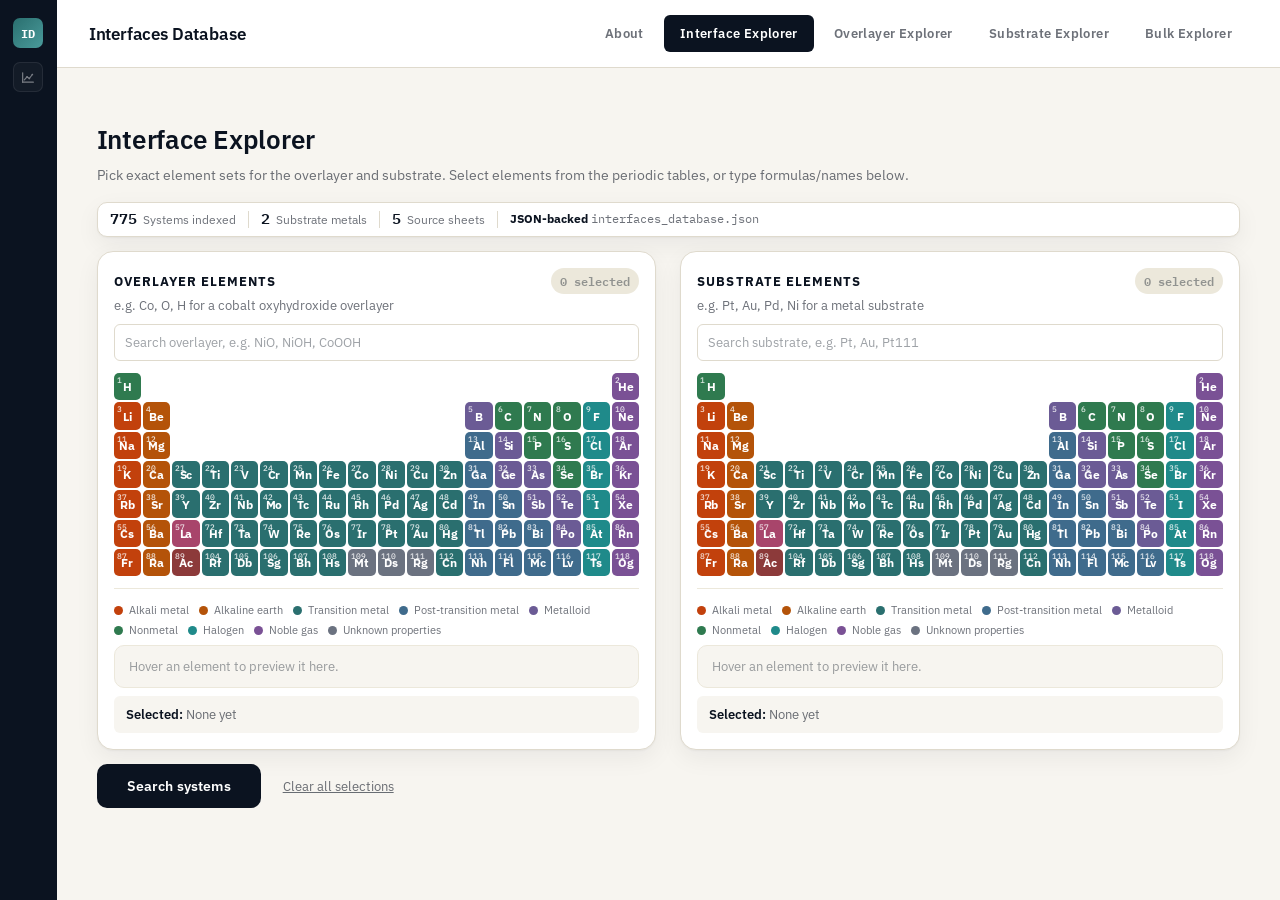
<file: index_updated.html>
<!DOCTYPE html>
<html lang="en">
<head>
  <meta charset="UTF-8" />
  <meta name="viewport" content="width=device-width, initial-scale=1.0" />
  <title>Interfaces Database Prototype</title>
  <link rel="preconnect" href="https://fonts.googleapis.com">
  <link href="https://fonts.googleapis.com/css2?family=IBM+Plex+Mono:wght@500;600;700&family=IBM+Plex+Sans:wght@400;500;600;700&display=swap" rel="stylesheet">
  <link rel="stylesheet" href="style.css" />
</head>
<body>
  <aside class="left-sidebar" aria-label="Interfaces Database">
    <div class="sidebar-mark" title="Interfaces Database">ID</div>
    <button class="sidebar-graph-button" type="button" title="Go to Eform graph" aria-label="Go to Eform graph" onclick="goToEformGraph()">
      <svg class="sidebar-graph-icon" aria-hidden="true" viewBox="0 0 24 24" fill="none" xmlns="http://www.w3.org/2000/svg">
        <path d="M4 19V5" stroke="currentColor" stroke-width="1.8" stroke-linecap="round"/>
        <path d="M4 19H20" stroke="currentColor" stroke-width="1.8" stroke-linecap="round"/>
        <path d="M6.5 15.5L10.5 11L14 13.5L18.5 7.5" stroke="currentColor" stroke-width="1.8" stroke-linecap="round" stroke-linejoin="round"/>
        <circle cx="10.5" cy="11" r="1.3" fill="currentColor"/>
        <circle cx="14" cy="13.5" r="1.3" fill="currentColor"/>
        <circle cx="18.5" cy="7.5" r="1.3" fill="currentColor"/>
      </svg>
      <span class="sidebar-tooltip">Eform graph</span>
    </button>
  </aside>

  <div class="main-app">
    <header class="top-nav">
      <div class="logo">Interfaces Database</div>
      <nav>
        <button class="nav-tab" data-page="aboutPage" onclick="showPage('aboutPage')">About</button>
        <button class="nav-tab active" data-page="searchPage" onclick="showPage('searchPage')">Interface Explorer</button>
        <button class="nav-tab" data-page="overlayerExplorerPage" onclick="showPage('overlayerExplorerPage')">Overlayer Explorer</button>
        <button class="nav-tab" data-page="substrateExplorerPage" onclick="showPage('substrateExplorerPage')">Substrate Explorer</button>
        <button class="nav-tab" data-page="bulkExplorerPage" onclick="showPage('bulkExplorerPage')">Bulk Explorer</button>
      </nav>
    </header>

    <section id="aboutPage" class="page hidden">
      <h1>About this project</h1>
      <p class="subtitle">A quick look at what the Interfaces Database is for.</p>
      <div class="about-card">
        <p>
          This prototype visualizes a database of low-dimensional overlayers supported on metal substrates —
          the kind of surface structures studied in catalysis and electrochemistry research.
        </p>
        <p>
          Use the Interface Explorer to pick elements for an overlayer and a substrate, then search for
          calculated systems that match. Click into any result to see its summary, POSCAR-derived structure card,
          and an interactive structure preview.
        </p>
        <p>
          This version loads real calculation rows from <code>interfaces_database.json</code>, so the matching table, filters, detail pages, bulk references, and graph use one JSON-backed data source.
        </p>
      </div>
    </section>

    <section id="searchPage" class="page">
      <h1>Interface Explorer</h1>
      <div class="page-intro-row">
        <p class="subtitle compact-subtitle">Pick exact element sets for the overlayer and substrate. Select elements from the periodic tables, or type formulas/names below.</p>
      </div>

      <div class="snapshot-strip compact-snapshot">
        <div class="snapshot-stat">
          <span class="snapshot-value" id="statSystems">5</span>
          <span class="snapshot-label">Systems indexed</span>
        </div>
        <div class="snapshot-stat">
          <span class="snapshot-value" id="statSubstrates">2</span>
          <span class="snapshot-label">Substrate metals</span>
        </div>
        <div class="snapshot-stat">
          <span class="snapshot-value" id="statSourceSheets">0</span>
          <span class="snapshot-label">Source sheets</span>
        </div>
        <div class="snapshot-tip">
          <strong>JSON-backed</strong> <span class="mono">interfaces_database.json</span>
        </div>
      </div>

      <div class="search-grid">
        <div class="search-panel">
          <div class="search-panel-head">
            <h2>Overlayer elements</h2>
            <span id="overlayerBadge" class="panel-badge empty">0 selected</span>
          </div>
          <p class="hint">e.g. Co, O, H for a cobalt oxyhydroxide overlayer</p>
          <input id="overlayerTextSearch" class="explorer-text-search" type="search" placeholder="Search overlayer, e.g. NiO, NiOH, CoOOH" aria-label="Search overlayer by text or formula" />

          <div class="periodic-table-wrap">
            <div id="overlayerTable" class="periodic-table" role="group" aria-label="Overlayer element picker"></div>
          </div>

          <div id="overlayerLegend" class="table-legend"></div>

          <div id="overlayerPreview" class="element-preview is-empty">
            Hover an element to preview it here.
          </div>

          <div class="selected-box">
            <strong>Selected:</strong>
            <span id="selectedOverlayerEmpty">None yet</span>
            <span id="selectedOverlayerChips" class="selected-chip-list"></span>
          </div>
        </div>

        <div class="search-panel">
          <div class="search-panel-head">
            <h2>Substrate elements</h2>
            <span id="substrateBadge" class="panel-badge empty">0 selected</span>
          </div>
          <p class="hint">e.g. Pt, Au, Pd, Ni for a metal substrate</p>
          <input id="substrateTextSearch" class="explorer-text-search" type="search" placeholder="Search substrate, e.g. Pt, Au, Pt111" aria-label="Search substrate by text or formula" />

          <div class="periodic-table-wrap">
            <div id="substrateTable" class="periodic-table" role="group" aria-label="Substrate element picker"></div>
          </div>

          <div id="substrateLegend" class="table-legend"></div>

          <div id="substratePreview" class="element-preview is-empty">
            Hover an element to preview it here.
          </div>

          <div class="selected-box">
            <strong>Selected:</strong>
            <span id="selectedSubstrateEmpty">None yet</span>
            <span id="selectedSubstrateChips" class="selected-chip-list"></span>
          </div>
        </div>
      </div>

      <div class="search-actions">
        <button class="search-button" onclick="searchSystems()">Search systems</button>
        <button class="search-reset" onclick="clearAllSelections()">Clear all selections</button>
      </div>
    </section>

    <section id="overlayerExplorerPage" class="page hidden explorer-page">
      <h1>Overlayer Explorer</h1>
      <p class="subtitle compact-subtitle">Pick elements from the periodic table, or type a formula/name to search overlayers.</p>
      <div class="snapshot-strip compact-snapshot">
        <div class="snapshot-stat"><span class="snapshot-value" id="statOverlayerSystems">0</span><span class="snapshot-label">Overlayer entries</span></div>
        <div class="snapshot-stat"><span class="snapshot-value" id="statOverlayerElements">0</span><span class="snapshot-label">Overlayer elements</span></div>
        <div class="snapshot-tip"><strong>Single-table search</strong> — use this tab when you care only about the film/oxide/hydroxide composition, independent of substrate.</div>
      </div>
      <div class="single-search-grid">
        <div class="search-panel">
          <div class="search-panel-head"><h2>Overlayer elements</h2><span id="overlayerExplorerBadge" class="panel-badge empty">0 selected</span></div>
          <p class="hint">e.g. Ni, O, H for nickel oxyhydroxide-like overlayers</p>
          <input id="overlayerExplorerTextSearch" class="explorer-text-search" type="search" placeholder="Search overlayer, e.g. NiOH or MnOOH" aria-label="Search overlayer explorer by text or formula" />
          <div class="periodic-table-wrap"><div id="overlayerExplorerTable" class="periodic-table" role="group" aria-label="Overlayer explorer element picker"></div></div>
          <div id="overlayerExplorerLegend" class="table-legend"></div>
          <div id="overlayerExplorerPreview" class="element-preview is-empty">Hover an element to preview it here.</div>
          <div class="selected-box"><strong>Selected:</strong> <span id="selectedOverlayerExplorerEmpty">None yet</span><span id="selectedOverlayerExplorerChips" class="selected-chip-list"></span></div>
        </div>
      </div>
      <div class="search-actions">
        <button class="search-button" onclick="searchSingleExplorer('overlayerExplorer')">Search overlayers</button>
        <button class="search-reset" onclick="clearExplorerSelections('overlayerExplorer')">Clear selections</button>
      </div>
    </section>

    <section id="substrateExplorerPage" class="page hidden explorer-page">
      <h1>Substrate Explorer</h1>
      <p class="subtitle compact-subtitle">Pick substrate elements from the periodic table, or type a substrate name to search.</p>
      <div class="snapshot-strip compact-snapshot">
        <div class="snapshot-stat"><span class="snapshot-value" id="statSubstrateSystems">0</span><span class="snapshot-label">Substrate entries</span></div>
        <div class="snapshot-stat"><span class="snapshot-value" id="statSubstrateElements">0</span><span class="snapshot-label">Substrate elements</span></div>
        <div class="snapshot-tip"><strong>Single-table search</strong> — use this tab when you care only about the supporting metal or surface.</div>
      </div>
      <div class="single-search-grid">
        <div class="search-panel">
          <div class="search-panel-head"><h2>Substrate elements</h2><span id="substrateExplorerBadge" class="panel-badge empty">0 selected</span></div>
          <p class="hint">e.g. Pt, Pd, Ni, Au for metal substrates</p>
          <input id="substrateExplorerTextSearch" class="explorer-text-search" type="search" placeholder="Search substrate, e.g. Pt, Au, Pt100" aria-label="Search substrate explorer by text or formula" />
          <div class="periodic-table-wrap"><div id="substrateExplorerTable" class="periodic-table" role="group" aria-label="Substrate explorer element picker"></div></div>
          <div id="substrateExplorerLegend" class="table-legend"></div>
          <div id="substrateExplorerPreview" class="element-preview is-empty">Hover an element to preview it here.</div>
          <div class="selected-box"><strong>Selected:</strong> <span id="selectedSubstrateExplorerEmpty">None yet</span><span id="selectedSubstrateExplorerChips" class="selected-chip-list"></span></div>
        </div>
      </div>
      <div class="search-actions">
        <button class="search-button" onclick="searchSingleExplorer('substrateExplorer')">Search substrates</button>
        <button class="search-reset" onclick="clearExplorerSelections('substrateExplorer')">Clear selections</button>
      </div>
    </section>

    <section id="bulkExplorerPage" class="page hidden explorer-page">
      <h1>Bulk Explorer</h1>
      <p class="subtitle compact-subtitle">Pick elements from the periodic table, or type a bulk formula/name to search references.</p>
      <div class="snapshot-strip compact-snapshot">
        <div class="snapshot-stat"><span class="snapshot-value" id="statBulkSystems">0</span><span class="snapshot-label">Bulk-related entries</span></div>
        <div class="snapshot-stat"><span class="snapshot-value" id="statBulkElements">0</span><span class="snapshot-label">Elements indexed</span></div>
        <div class="snapshot-tip"><strong>Single-table search</strong> — this uses JSON bulk references plus any bulk rows in the database export.</div>
      </div>
      <div class="single-search-grid">
        <div class="search-panel">
          <div class="search-panel-head"><h2>Bulk elements</h2><span id="bulkExplorerBadge" class="panel-badge empty">0 selected</span></div>
          <p class="hint">e.g. Ni, O for NiO bulk/reference-style entries</p>
          <input id="bulkExplorerTextSearch" class="explorer-text-search" type="search" placeholder="Search bulk formula, e.g. NiO, NiOH, NiO2H2" aria-label="Search bulk explorer by text or formula" />
          <div class="periodic-table-wrap"><div id="bulkExplorerTable" class="periodic-table" role="group" aria-label="Bulk explorer element picker"></div></div>
          <div id="bulkExplorerLegend" class="table-legend"></div>
          <div id="bulkExplorerPreview" class="element-preview is-empty">Hover an element to preview it here.</div>
          <div class="selected-box"><strong>Selected:</strong> <span id="selectedBulkExplorerEmpty">None yet</span><span id="selectedBulkExplorerChips" class="selected-chip-list"></span></div>
        </div>
      </div>
      <div class="search-actions">
        <button class="search-button" onclick="searchSingleExplorer('bulkExplorer')">Search bulk entries</button>
        <button class="search-reset" onclick="clearExplorerSelections('bulkExplorer')">Clear selections</button>
      </div>
    </section>

    <section id="resultsPage" class="page hidden">
      <button id="resultsBackButton" class="back-button" onclick="showPage(lastExplorerPage || 'searchPage')">&larr; Back to search</button>

      <div class="results-header">
        <h1 id="resultsTitle">Matching systems</h1>
        <div class="results-count" id="resultsCount"></div>
      </div>
      <div class="active-filters-bar" id="activeFiltersBar"></div>

      <div class="column-filter-card" aria-label="Matching system filters">
        <div class="filter-field wide">
          <label for="filterSystemName">System name</label>
          <input id="filterSystemName" type="search" placeholder="NiOH, root3, Pt111..." oninput="applyResultFilters()" />
        </div>
        <div class="filter-field">
          <label for="filterMethod">Method</label>
          <select id="filterMethod" onchange="applyResultFilters()"></select>
        </div>
        <div class="filter-field">
          <label for="filterSpin">Spin</label>
          <select id="filterSpin" onchange="applyResultFilters()"></select>
        </div>
        <div class="filter-field">
          <label for="filterUValue">U-value</label>
          <select id="filterUValue" onchange="applyResultFilters()"></select>
        </div>
        <div class="filter-field">
          <label for="filterEnergy">Final energy</label>
          <input id="filterEnergy" type="search" placeholder="-277 or eV" oninput="applyResultFilters()" />
        </div>
        <button class="filter-clear" onclick="clearResultColumnFilters()">Clear filters</button>
      </div>

      <div class="results-table-wrap">
        <table class="results-table">
          <thead>
            <tr>
              <th>System name</th>
              <th>Method</th>
              <th>Spin</th>
              <th>U-value</th>
              <th>Final energy</th>
            </tr>
          </thead>
          <tbody id="resultsBody"></tbody>
        </table>
      </div>
    </section>

    <section id="detailPage" class="page hidden">
      <div class="detail-layout">
        <aside class="detail-sidebar">
          <button class="back-link" onclick="showPage('resultsPage')">&larr; Back to results</button>
          <hr />
          <button onclick="scrollToSection('summarySection')">Summary</button>
          <button onclick="scrollToSection('structureSection')">Surface structure</button>
          <button onclick="scrollToSection('graphSection')">Graph</button>
        </aside>

        <main class="detail-content">
          <div class="detail-eyebrow">System detail</div>
          <h1 id="detailTitle">System name</h1>

          <section id="summarySection">
            <h2>Summary</h2>
            <div class="summary-grid">
              <div class="summary-card large-card">
                <div class="card-title-row">
                  <h3>Interactive surface structure from POSCAR</h3>
                  <div class="viewer-actions" aria-label="Structure viewer actions">
                    <button title="Return structure to original view" onclick="resetViewerCamera()" aria-label="Return structure to original view">⟲</button>
                    <div class="file-menu">
                      <button title="Download files" aria-label="Download files">⇩</button>
                      <div class="file-menu-popover" role="menu" aria-label="Download files">
                        <button onclick="downloadCurrentFile('json')" role="menuitem">.json</button>
                        <button onclick="downloadCurrentFile('incar')" role="menuitem">INCAR</button>
                        <button onclick="downloadCurrentFile('poscar')" role="menuitem">POSCAR</button>
                        <button onclick="downloadCurrentFile('kpoints')" role="menuitem">KPOINTS</button>
                      </div>
                    </div>
                  </div>
                </div>
                <div id="structureViewerCard" class="structure-viewer-card">
                  <div id="poscarMiniViewer" class="poscar-mini-viewer" aria-label="Interactive 3D crystal structure viewer"></div>
                </div>
              </div>

              <div class="summary-card">
                <h3>Calculation info</h3>
                <div class="info-row"><span class="info-label">Energy</span><span class="info-value" id="detailEnergy"></span></div>
                <div class="info-row"><span class="info-label">U value</span><span class="info-value" id="detailU"></span></div>
                <div class="info-row"><span class="info-label">Method</span><span class="info-value" id="detailMethod"></span></div>
                <div class="info-row"><span class="info-label">Spin</span><span class="info-value" id="detailSpin"></span></div>
                <div class="info-row"><span class="info-label">Overlayer</span><span class="info-value" id="detailOverlayer"></span></div>
                <div class="info-row"><span class="info-label">Substrate</span><span class="info-value" id="detailSubstrate"></span></div>
              </div>
            </div>
          </section>

          <section id="structureSection">
            <h2>Surface structure</h2>
            <div class="crystal-box viewer-help-card">
              <div>
                <strong>Interactive 3D viewer</strong>
                <p>Drag to rotate and right-click drag to pan. The viewer first tries to load the real POSCAR file listed in the JSON; if that file is not available to the website, it uses a clearly labeled generated preview from the database metadata.</p>
              </div>
              <div class="viewer-style-actions">
                <button onclick="setViewerStyle('sphere')">Spheres</button>
                <button onclick="setViewerStyle('ballstick')">Ball + stick</button>
              </div>
            </div>
          </section>

          <section id="graphSection">
            <h2>Graph</h2>
            <div class="graph-card">
              <div class="graph-card-head">
                <div>
                  <h3>Eform vs ratio</h3>
                  <p id="eformGraphSubtitle">U = 5 eV, FM, vdW-DF on Pt(111). Points and bulk references are loaded from <code>interfaces_database.json</code>.</p>
                </div>
                <div class="graph-controls" aria-label="Eform graph controls">
                  <button type="button" class="graph-filter active" data-material="all" onclick="setEformGraphMaterial('all')">All</button>
                  <button type="button" class="graph-filter" data-material="NiO2H2" onclick="setEformGraphMaterial('NiO2H2')">NiO₂H₂</button>
                  <button type="button" class="graph-filter" data-material="NiOH" onclick="setEformGraphMaterial('NiOH')">NiOH</button>
                  <button type="button" class="graph-filter" data-material="NiO" onclick="setEformGraphMaterial('NiO')">NiO</button>
                </div>
              </div>
              <div id="eformGraphStatus" class="graph-status">Loading Eform graph data...</div>
              <div id="eformGraph" class="eform-graph" role="img" aria-label="Eform versus ratio graph"></div>
              <div id="eformGraphLegend" class="graph-legend"></div>
            </div>
          </section>

        </main>
      </div>
    </section>
  </div>

  <script src="elements-data.js"></script>
  <script src="https://3Dmol.org/build/3Dmol-min.js"></script>
  <script src="script.js"></script>
</body>
</html>
</file>
<file: style.css>
/* ============================================================
   Interfaces Database — design tokens
   Palette: deep ink navy + warm paper + lab-teal accent
   Type: IBM Plex Sans (UI) / IBM Plex Mono (data, atomic numbers)
   ============================================================ */

:root {
  --ink: #0b1320;
  --ink-soft: #16223a;
  --paper: #f7f5f0;
  --paper-raised: #ffffff;
  --line: #dfdacd;
  --line-soft: #ece8db;
  --teal: #2a6f6f;
  --teal-dark: #1f5454;
  --teal-tint: #e4efef;
  --rust: #c2410c;
  --rust-tint: #fbe7da;
  --ink-60: rgba(11, 19, 32, 0.6);
  --ink-40: rgba(11, 19, 32, 0.4);

  /* periodic table category colors */
  --cat-alkali: #c2410c;
  --cat-alkaline: #b45309;
  --cat-transition: #2a6f6f;
  --cat-post-transition: #3f6b8c;
  --cat-metalloid: #6b5b95;
  --cat-nonmetal: #2f7a4f;
  --cat-halogen: #1f8a8a;
  --cat-noble: #7a5195;
  --cat-lanthanide: #a8456b;
  --cat-actinide: #8c3a3a;
  --cat-unknown: #6b7280;

  --radius-sm: 6px;
  --radius-md: 10px;
  --radius-lg: 16px;

  --shadow-card: 0 1px 2px rgba(11, 19, 32, 0.04), 0 8px 24px rgba(11, 19, 32, 0.06);
  --shadow-card-hover: 0 2px 4px rgba(11, 19, 32, 0.06), 0 14px 32px rgba(11, 19, 32, 0.1);
}

* {
  box-sizing: border-box;
}

body {
  margin: 0;
  font-family: "IBM Plex Sans", -apple-system, BlinkMacSystemFont, sans-serif;
  background: var(--paper);
  color: var(--ink);
  display: flex;
  -webkit-font-smoothing: antialiased;
}

:focus-visible {
  outline: 2px solid var(--teal);
  outline-offset: 2px;
}

button {
  font-family: inherit;
}

code, .mono {
  font-family: "IBM Plex Mono", "SF Mono", Consolas, monospace;
}

/* ============================================================
   Left sidebar
   ============================================================ */

.left-sidebar {
  width: 1.5cm;
  min-height: 100vh;
  background: var(--ink);
  display: flex;
  flex-direction: column;
  align-items: center;
  justify-content: flex-start;
  gap: 14px;
  padding-top: 18px;
  flex-shrink: 0;
}

.sidebar-mark {
  width: 30px;
  height: 30px;
  border-radius: 7px;
  background: linear-gradient(135deg, var(--teal) 0%, #4a9b9b 100%);
  display: flex;
  align-items: center;
  justify-content: center;
  font-family: "IBM Plex Mono", monospace;
  font-weight: 700;
  font-size: 12px;
  color: white;
  flex-shrink: 0;
}

.snapshot-strip {
  display: flex;
  align-items: stretch;
  gap: 20px;
  margin-top: 22px;
  padding: 14px 18px;
  background: var(--paper-raised);
  border: 1px solid var(--line);
  border-radius: var(--radius-md);
  box-shadow: var(--shadow-card);
  flex-wrap: wrap;
}

.snapshot-stat {
  display: flex;
  flex-direction: column;
  border-left: 2px solid var(--line);
  padding-left: 14px;
  flex-shrink: 0;
}

.snapshot-value {
  font-family: "IBM Plex Mono", monospace;
  font-size: 20px;
  font-weight: 600;
  color: var(--ink);
  line-height: 1.1;
}

.snapshot-label {
  font-size: 12px;
  color: var(--ink-60);
  margin-top: 2px;
}

.snapshot-tip {
  font-size: 13px;
  line-height: 1.5;
  color: var(--ink-60);
  border-left: 2px solid var(--line);
  padding-left: 14px;
  flex: 1;
  min-width: 220px;
  align-self: center;
}

.snapshot-tip strong {
  color: var(--ink);
}

/* ============================================================
   Main app shell
   ============================================================ */

.main-app {
  flex: 1;
  min-height: 100vh;
  min-width: 0;
}

.top-nav {
  height: 68px;
  background: var(--paper-raised);
  border-bottom: 1px solid var(--line);
  display: flex;
  align-items: center;
  justify-content: space-between;
  padding: 0 32px;
  position: sticky;
  top: 0;
  z-index: 20;
}

.logo {
  font-size: 17px;
  font-weight: 600;
  letter-spacing: -0.01em;
}

nav {
  display: flex;
  gap: 4px;
}

.nav-tab {
  border: none;
  background: transparent;
  font-weight: 600;
  font-size: 13px;
  letter-spacing: 0.03em;
  padding: 10px 16px;
  cursor: pointer;
  border-radius: var(--radius-sm);
  color: var(--ink-60);
  transition: background 0.15s, color 0.15s;
}

.nav-tab:hover {
  background: var(--line-soft);
  color: var(--ink);
}

.nav-tab.active {
  background: var(--ink);
  color: white;
}

.page {
  padding: 32px 40px 64px;
  max-width: 1440px;
}

.hidden {
  display: none;
}

.subtitle {
  color: var(--ink-60);
  font-size: 15px;
  max-width: 640px;
  line-height: 1.5;
}

h1 {
  font-size: 26px;
  font-weight: 600;
  letter-spacing: -0.01em;
  margin-bottom: 6px;
}

/* ============================================================
   About page
   ============================================================ */

.about-card {
  background: var(--paper-raised);
  border: 1px solid var(--line);
  border-radius: var(--radius-lg);
  padding: 32px;
  margin-top: 24px;
  max-width: 720px;
  box-shadow: var(--shadow-card);
}

.about-card p {
  line-height: 1.65;
  color: var(--ink-60);
}

.about-card p + p {
  margin-top: 12px;
}

/* ============================================================
   Search page
   ============================================================ */

.search-grid {
  display: grid;
  grid-template-columns: 1fr 1fr;
  gap: 24px;
  margin-top: 24px;
  align-items: start;
}

.search-panel {
  background: var(--paper-raised);
  padding: 22px;
  border-radius: var(--radius-lg);
  border: 1px solid var(--line);
  box-shadow: var(--shadow-card);
}

.search-panel-head {
  display: flex;
  align-items: baseline;
  justify-content: space-between;
  gap: 12px;
}

.search-panel h2 {
  margin: 0;
  font-size: 13px;
  font-weight: 700;
  letter-spacing: 0.08em;
  text-transform: uppercase;
  color: var(--ink);
}

.panel-badge {
  font-family: "IBM Plex Mono", monospace;
  font-size: 12px;
  color: var(--teal-dark);
  background: var(--teal-tint);
  padding: 3px 9px;
  border-radius: 20px;
  font-weight: 600;
}

.panel-badge.empty {
  color: var(--ink-40);
  background: var(--line-soft);
}

.hint {
  color: var(--ink-60);
  font-size: 13px;
  margin: 4px 0 0;
}

.clear-link {
  border: none;
  background: none;
  color: var(--ink-40);
  font-size: 12px;
  cursor: pointer;
  text-decoration: underline;
  padding: 0;
  margin-left: 8px;
}

.clear-link:hover {
  color: var(--rust);
}

/* --- Real periodic table --- */

.periodic-table-wrap {
  overflow-x: auto;
  margin-top: 16px;
  padding-bottom: 4px;
}

.periodic-table {
  display: grid;
  grid-template-columns: repeat(18, minmax(20px, 1fr));
  grid-auto-rows: minmax(20px, 1fr);
  gap: 2px;
  min-width: 380px;
}

.element {
  border: 1px solid transparent;
  border-radius: 5px;
  cursor: pointer;
  font-weight: 600;
  transition: transform 0.1s ease, box-shadow 0.1s ease;
  position: relative;
  padding: 2px;
  aspect-ratio: 1 / 1;
  display: flex;
  align-items: center;
  justify-content: center;
  color: white;
}

.element:hover {
  transform: translateY(-1px) scale(1.06);
  box-shadow: 0 4px 10px rgba(11, 19, 32, 0.25);
  z-index: 5;
}

.element.selected {
  outline: 2px solid var(--ink);
  outline-offset: 1px;
  box-shadow: 0 0 0 3px var(--rust-tint);
}

.element.selected::after {
  content: "";
  position: absolute;
  top: -3px;
  right: -3px;
  width: 9px;
  height: 9px;
  background: var(--rust);
  border: 1.5px solid var(--paper-raised);
  border-radius: 50%;
}

.element.dimmed {
  opacity: 0.25;
}

.atomic-number {
  position: absolute;
  top: 1px;
  left: 2px;
  font-size: 6px;
  font-weight: 500;
  opacity: 0.85;
  font-family: "IBM Plex Mono", monospace;
}

.element-symbol {
  font-size: 10px;
  font-weight: 700;
  letter-spacing: -0.01em;
}

/* category colors */
.element.cat-alkali-metal { background: var(--cat-alkali); }
.element.cat-alkaline-earth { background: var(--cat-alkaline); }
.element.cat-transition-metal { background: var(--cat-transition); }
.element.cat-post-transition { background: var(--cat-post-transition); }
.element.cat-metalloid { background: var(--cat-metalloid); }
.element.cat-nonmetal { background: var(--cat-nonmetal); }
.element.cat-halogen { background: var(--cat-halogen); }
.element.cat-noble-gas { background: var(--cat-noble); }
.element.cat-lanthanide { background: var(--cat-lanthanide); }
.element.cat-actinide { background: var(--cat-actinide); }
.element.cat-unknown { background: var(--cat-unknown); }

/* table legend */

.table-legend {
  display: flex;
  flex-wrap: wrap;
  gap: 10px 16px;
  margin-top: 14px;
  padding-top: 14px;
  border-top: 1px solid var(--line-soft);
}

.legend-item {
  display: flex;
  align-items: center;
  gap: 6px;
  font-size: 11px;
  color: var(--ink-60);
}

.legend-dot {
  width: 9px;
  height: 9px;
  border-radius: 50%;
  flex-shrink: 0;
}

/* element preview tooltip-card */

.element-preview {
  margin-top: 14px;
  min-height: 64px;
  background: var(--paper);
  border: 1px solid var(--line-soft);
  border-radius: var(--radius-md);
  padding: 12px 14px;
  display: flex;
  align-items: center;
  gap: 14px;
}

.element-preview.is-empty {
  color: var(--ink-40);
  font-size: 13px;
}

.preview-symbol {
  width: 40px;
  height: 40px;
  border-radius: 8px;
  display: flex;
  align-items: center;
  justify-content: center;
  color: white;
  font-weight: 700;
  font-size: 16px;
  flex-shrink: 0;
}

.preview-details {
  font-size: 13px;
  line-height: 1.4;
}

.preview-details strong {
  display: block;
  font-size: 14px;
}

.preview-details span {
  color: var(--ink-60);
}

.selected-box {
  margin-top: 14px;
  padding: 10px 12px;
  background: var(--paper);
  border-radius: var(--radius-sm);
  font-size: 13px;
  color: var(--ink-60);
}

.selected-box strong {
  color: var(--ink);
  font-weight: 600;
}

.selected-chip-list {
  display: inline-flex;
  flex-wrap: wrap;
  gap: 6px;
  margin-left: 4px;
}

.chip {
  display: inline-flex;
  align-items: center;
  gap: 5px;
  background: var(--ink);
  color: white;
  font-family: "IBM Plex Mono", monospace;
  font-size: 12px;
  font-weight: 600;
  padding: 3px 6px 3px 9px;
  border-radius: 20px;
}

.chip button {
  border: none;
  background: rgba(255, 255, 255, 0.2);
  color: white;
  width: 15px;
  height: 15px;
  border-radius: 50%;
  cursor: pointer;
  font-size: 11px;
  line-height: 1;
  display: flex;
  align-items: center;
  justify-content: center;
  padding: 0;
}

.chip button:hover {
  background: var(--rust);
}

.search-actions {
  margin-top: 28px;
  display: flex;
  align-items: center;
  gap: 16px;
}

.search-button {
  padding: 13px 30px;
  border: none;
  background: var(--ink);
  color: white;
  border-radius: var(--radius-md);
  font-size: 14px;
  font-weight: 600;
  letter-spacing: 0.01em;
  cursor: pointer;
  transition: background 0.15s, transform 0.1s;
}

.search-button:hover {
  background: var(--teal-dark);
}

.search-button:active {
  transform: scale(0.98);
}

.search-reset {
  border: none;
  background: none;
  color: var(--ink-60);
  font-size: 13px;
  cursor: pointer;
  text-decoration: underline;
}

.search-reset:hover {
  color: var(--rust);
}

/* ============================================================
   Results page
   ============================================================ */

.results-header {
  display: flex;
  align-items: baseline;
  justify-content: space-between;
  flex-wrap: wrap;
  gap: 12px;
}

.results-count {
  color: var(--ink-60);
  font-size: 14px;
}

.results-count strong {
  color: var(--ink);
  font-family: "IBM Plex Mono", monospace;
}

.back-button {
  margin-bottom: 20px;
  padding: 9px 16px;
  border: 1px solid var(--line);
  background: var(--paper-raised);
  border-radius: var(--radius-sm);
  cursor: pointer;
  font-size: 13px;
  font-weight: 600;
  color: var(--ink);
  display: inline-flex;
  align-items: center;
  gap: 6px;
  transition: border-color 0.15s, background 0.15s;
}

.back-button:hover {
  border-color: var(--teal);
  background: var(--teal-tint);
}

.active-filters-bar {
  display: flex;
  align-items: center;
  flex-wrap: wrap;
  gap: 8px;
  margin: 16px 0 4px;
  font-size: 13px;
  color: var(--ink-60);
}

.results-table-wrap {
  margin-top: 18px;
  border: 1px solid var(--line);
  border-radius: var(--radius-lg);
  overflow: hidden;
  box-shadow: var(--shadow-card);
}

.results-table {
  width: 100%;
  border-collapse: collapse;
  background: var(--paper-raised);
}

.results-table th,
.results-table td {
  padding: 14px 18px;
  border-bottom: 1px solid var(--line-soft);
  text-align: left;
  font-size: 14px;
}

.results-table th {
  background: var(--paper);
  font-size: 11px;
  text-transform: uppercase;
  letter-spacing: 0.06em;
  color: var(--ink-60);
  font-weight: 600;
}

.results-table tbody tr {
  transition: background 0.12s;
}

.results-table tbody tr:hover {
  background: var(--teal-tint);
}

.results-table tbody tr:last-child td {
  border-bottom: none;
}

.results-table td.mono-cell {
  font-family: "IBM Plex Mono", monospace;
  font-size: 13px;
}

.system-link {
  color: var(--teal-dark);
  font-weight: 600;
  cursor: pointer;
  font-family: "IBM Plex Mono", monospace;
  font-size: 13.5px;
}

.system-link:hover {
  text-decoration: underline;
  color: var(--rust);
}

.empty-state {
  text-align: center;
  padding: 56px 24px !important;
  color: var(--ink-40);
}

.empty-state-title {
  font-weight: 600;
  color: var(--ink-60);
  margin-bottom: 4px;
  font-size: 15px;
}

/* ============================================================
   Detail page
   ============================================================ */

.detail-layout {
  display: flex;
  gap: 24px;
}

.detail-sidebar {
  width: 190px;
  background: var(--paper-raised);
  border: 1px solid var(--line);
  border-radius: var(--radius-lg);
  padding: 14px;
  height: fit-content;
  position: sticky;
  top: 88px;
  flex-shrink: 0;
}

.detail-sidebar button {
  display: block;
  width: 100%;
  margin-bottom: 6px;
  padding: 11px 12px;
  border: none;
  background: transparent;
  border-radius: var(--radius-sm);
  cursor: pointer;
  text-align: left;
  font-weight: 600;
  font-size: 13px;
  color: var(--ink-60);
  transition: background 0.12s, color 0.12s;
}

.detail-sidebar button:hover {
  background: var(--teal-tint);
  color: var(--teal-dark);
}

.detail-sidebar button.back-link {
  color: var(--ink);
  margin-bottom: 14px;
  padding-left: 8px;
}

.detail-sidebar hr {
  border: none;
  border-top: 1px solid var(--line-soft);
  margin: 8px 0 10px;
}

.detail-content {
  flex: 1;
  min-width: 0;
}

.detail-eyebrow {
  font-size: 12px;
  text-transform: uppercase;
  letter-spacing: 0.08em;
  color: var(--teal-dark);
  font-weight: 700;
  margin-bottom: 6px;
}

#detailTitle {
  font-family: "IBM Plex Mono", monospace;
  font-size: 22px;
  word-break: break-word;
}

.summary-grid {
  display: grid;
  grid-template-columns: 1.6fr 1fr;
  gap: 20px;
  margin-top: 18px;
}

.summary-card {
  background: var(--paper-raised);
  border: 1px solid var(--line);
  border-radius: var(--radius-lg);
  padding: 22px;
  box-shadow: var(--shadow-card);
}

.summary-card h3 {
  margin: 0 0 14px;
  font-size: 13px;
  text-transform: uppercase;
  letter-spacing: 0.06em;
  color: var(--ink-60);
  font-weight: 700;
}

.structure-placeholder {
  height: 340px;
  border: 1.5px dashed #c7c0a8;
  border-radius: var(--radius-md);
  display: flex;
  flex-direction: column;
  align-items: center;
  justify-content: center;
  color: var(--ink-40);
  background: repeating-linear-gradient(
    45deg,
    var(--paper) 0px,
    var(--paper) 10px,
    var(--line-soft) 10px,
    var(--line-soft) 11px
  );
  gap: 6px;
  font-size: 13px;
  text-align: center;
  padding: 20px;
}

.structure-placeholder .placeholder-icon {
  font-size: 28px;
  opacity: 0.5;
}

.info-row {
  display: flex;
  justify-content: space-between;
  align-items: baseline;
  padding: 9px 0;
  border-bottom: 1px solid var(--line-soft);
  font-size: 13.5px;
}

.info-row:last-child {
  border-bottom: none;
}

.info-row .info-label {
  color: var(--ink-60);
}

.info-row .info-value {
  font-weight: 600;
  text-align: right;
  font-family: "IBM Plex Mono", monospace;
  font-size: 13px;
}

.crystal-box {
  margin-top: 16px;
  background: var(--paper-raised);
  border: 1px solid var(--line);
  border-radius: var(--radius-lg);
  padding: 22px;
  min-height: 160px;
  box-shadow: var(--shadow-card);
  color: var(--ink-60);
  font-size: 14px;
  line-height: 1.6;
}

section#summarySection h2,
section#structureSection h2 {
  font-size: 13px;
  text-transform: uppercase;
  letter-spacing: 0.08em;
  color: var(--ink-60);
  font-weight: 700;
  margin-top: 28px;
}

/* ============================================================
   Responsive
   ============================================================ */

@media (max-width: 1000px) {
  .search-grid,
  .summary-grid {
    grid-template-columns: 1fr;
  }

  .periodic-table {
    min-width: 0;
  }

  .detail-layout {
    flex-direction: column;
  }

  .detail-sidebar {
    width: 100%;
    position: static;
  }

  .page {
    padding: 24px 20px 48px;
  }
}

@media (max-width: 560px) {
  .top-nav {
    padding: 0 16px;
  }

  .logo {
    font-size: 15px;
  }

  .nav-tab {
    padding: 8px 10px;
    font-size: 12px;
  }
}

@media (prefers-reduced-motion: reduce) {
  * {
    transition: none !important;
    animation: none !important;
  }
}

/* ============================================================
   Matching-system column filters
   ============================================================ */

.column-filter-card {
  display: grid;
  grid-template-columns: minmax(240px, 1.7fr) repeat(4, minmax(140px, 1fr)) auto;
  gap: 12px;
  align-items: end;
  margin-top: 18px;
  padding: 16px;
  background: var(--paper-raised);
  border: 1px solid var(--line);
  border-radius: var(--radius-lg);
  box-shadow: var(--shadow-card);
}

.filter-field {
  display: flex;
  flex-direction: column;
  gap: 6px;
  min-width: 0;
}

.filter-field label {
  font-size: 11px;
  text-transform: uppercase;
  letter-spacing: 0.06em;
  color: var(--ink-60);
  font-weight: 700;
}

.filter-field input,
.filter-field select {
  width: 100%;
  min-height: 38px;
  border: 1px solid var(--line);
  border-radius: var(--radius-sm);
  background: var(--paper);
  color: var(--ink);
  padding: 8px 10px;
  font: inherit;
  font-size: 13px;
}

.filter-field input:focus,
.filter-field select:focus {
  border-color: var(--teal);
  outline: none;
  box-shadow: 0 0 0 3px var(--teal-tint);
}

.filter-clear {
  min-height: 38px;
  border: 1px solid var(--line);
  background: var(--paper);
  color: var(--ink-60);
  border-radius: var(--radius-sm);
  padding: 0 12px;
  cursor: pointer;
  font-weight: 600;
  font-size: 13px;
}

.filter-clear:hover {
  color: var(--rust);
  border-color: var(--rust);
  background: var(--rust-tint);
}

/* ============================================================
   POSCAR mini viewer + file actions
   ============================================================ */

.card-title-row {
  display: flex;
  align-items: center;
  justify-content: space-between;
  gap: 12px;
  margin-bottom: 14px;
}

.card-title-row h3 {
  margin: 0;
}

.viewer-actions {
  display: inline-flex;
  gap: 6px;
  flex-shrink: 0;
}

.viewer-actions button {
  width: 32px;
  height: 32px;
  border: 1px solid var(--line);
  border-radius: var(--radius-sm);
  background: var(--paper);
  color: var(--ink-60);
  cursor: pointer;
  font-size: 16px;
  line-height: 1;
  display: inline-flex;
  align-items: center;
  justify-content: center;
}

.viewer-actions button:hover {
  background: var(--teal-tint);
  color: var(--teal-dark);
  border-color: var(--teal);
}

.structure-viewer-card {
  position: relative;
  width: 100%;
  max-width: 460px;
  height: 430px;
  border: 1px solid var(--line);
  border-radius: var(--radius-lg);
  background:
    linear-gradient(180deg, rgba(255,255,255,0.9), rgba(247,245,240,0.98)),
    repeating-linear-gradient(0deg, transparent 0px, transparent 28px, var(--line-soft) 29px),
    repeating-linear-gradient(90deg, transparent 0px, transparent 28px, var(--line-soft) 29px);
  box-shadow: inset 0 0 0 1px rgba(255,255,255,0.5);
  overflow: hidden;
  transition: box-shadow 0.18s ease;
}

.poscar-mini-viewer {
  position: absolute;
  inset: 18px 18px 54px;
  border: 1px dashed #c7c0a8;
  border-radius: var(--radius-md);
  background: rgba(255, 255, 255, 0.35);
  overflow: hidden;
}

.poscar-mini-viewer::before,
.poscar-mini-viewer::after {
  content: "";
  position: absolute;
  border: 1px solid rgba(42, 111, 111, 0.28);
  transform: skewX(-18deg);
  pointer-events: none;
}

.poscar-mini-viewer::before {
  left: 16%;
  right: 16%;
  top: 12%;
  bottom: 18%;
}

.poscar-mini-viewer::after {
  left: 22%;
  right: 10%;
  top: 20%;
  bottom: 10%;
}

.atom {
  position: absolute;
  width: 22px;
  height: 22px;
  margin: -11px 0 0 -11px;
  border-radius: 50%;
  background: var(--teal);
  color: white;
  border: 1px solid rgba(255,255,255,0.9);
  box-shadow: 0 3px 8px rgba(11, 19, 32, 0.18);
  display: inline-flex;
  align-items: center;
  justify-content: center;
  font-family: "IBM Plex Mono", monospace;
  font-size: 8px;
  font-weight: 700;
  user-select: none;
}

.atom-o { background: var(--rust); }
.atom-h { background: #6b7280; }
.atom-ni,
.atom-co,
.atom-mn,
.atom-fe { background: #3f6b8c; }
.atom-pt,
.atom-pd { background: var(--teal-dark); }

.viewer-caption {
  position: absolute;
  left: 18px;
  right: 18px;
  bottom: 15px;
  display: flex;
  justify-content: space-between;
  gap: 10px;
  color: var(--ink-60);
  font-size: 12px;
  font-family: "IBM Plex Mono", monospace;
}

.file-download-grid {
  display: grid;
  grid-template-columns: repeat(4, minmax(140px, 1fr));
  gap: 14px;
  margin-top: 16px;
}

.file-download-grid button {
  text-align: left;
  border: 1px solid var(--line);
  background: var(--paper-raised);
  border-radius: var(--radius-lg);
  padding: 16px;
  cursor: pointer;
  box-shadow: var(--shadow-card);
  transition: transform 0.12s ease, box-shadow 0.12s ease, border-color 0.12s ease;
}

.file-download-grid button:hover {
  transform: translateY(-1px);
  border-color: var(--teal);
  box-shadow: var(--shadow-card-hover);
}

.file-download-grid span {
  display: block;
  font-family: "IBM Plex Mono", monospace;
  font-weight: 700;
  color: var(--ink);
  margin-bottom: 4px;
}

.file-download-grid small {
  color: var(--ink-60);
  line-height: 1.4;
}

@media (max-width: 1180px) {
  .column-filter-card {
    grid-template-columns: repeat(2, minmax(180px, 1fr));
  }

  .filter-clear {
    width: fit-content;
    padding: 0 18px;
  }
}

@media (max-width: 760px) {
  .column-filter-card,
  .file-download-grid {
    grid-template-columns: 1fr;
  }

  .structure-viewer-card {
    width: 100%;
    max-width: none;
    height: 380px;
  }

  .viewer-caption {
    flex-direction: column;
  }
}

.row-subtitle {
  margin-top: 4px;
  color: var(--ink-40);
  font-size: 12px;
  line-height: 1.35;
  font-family: "IBM Plex Sans", -apple-system, BlinkMacSystemFont, sans-serif;
}


/* Interactive 3Dmol structure viewer */
.file-menu {
  position: relative;
  display: inline-flex;
}

.file-menu-popover {
  position: absolute;
  top: calc(100% + 8px);
  right: 0;
  min-width: 150px;
  padding: 8px;
  background: var(--paper-raised);
  border: 1px solid var(--line);
  border-radius: var(--radius-md);
  box-shadow: var(--shadow-card-hover);
  opacity: 0;
  visibility: hidden;
  transform: translateY(-4px);
  transition: opacity 0.12s ease, transform 0.12s ease, visibility 0.12s ease;
  z-index: 30;
}

.file-menu:hover .file-menu-popover,
.file-menu:focus-within .file-menu-popover {
  opacity: 1;
  visibility: visible;
  transform: translateY(0);
}

.file-menu-popover button {
  width: 100%;
  height: auto;
  min-height: 34px;
  justify-content: flex-start;
  padding: 8px 10px;
  font-family: "IBM Plex Mono", monospace;
  font-size: 12px;
  color: var(--ink);
  background: transparent;
  border: none;
}

.file-menu-popover button:hover {
  background: var(--teal-tint);
  color: var(--teal-dark);
}

.poscar-mini-viewer.has-3dmol::before,
.poscar-mini-viewer.has-3dmol::after {
  display: none;
}

.poscar-mini-viewer.has-3dmol {
  border-style: solid;
  background: #ffffff;
}

.poscar-mini-viewer canvas {
  width: 100% !important;
  height: 100% !important;
  display: block;
}

.generated-preview-badge {
  position: absolute;
  top: 10px;
  left: 10px;
  z-index: 5;
  padding: 5px 8px;
  border-radius: 999px;
  background: rgba(247, 245, 240, 0.92);
  border: 1px solid var(--line);
  color: var(--ink-60);
  font-family: "IBM Plex Mono", monospace;
  font-size: 10px;
  font-weight: 700;
  text-transform: uppercase;
  letter-spacing: 0.04em;
  pointer-events: none;
}

.viewer-help-card {
  display: flex;
  justify-content: space-between;
  align-items: flex-start;
  gap: 20px;
}

.viewer-help-card p {
  margin: 6px 0 0;
  color: var(--ink-60);
}

.viewer-style-actions {
  display: flex;
  flex-wrap: wrap;
  gap: 8px;
  justify-content: flex-end;
  min-width: 260px;
}

.viewer-style-actions button {
  border: 1px solid var(--line);
  background: var(--paper);
  color: var(--ink-60);
  border-radius: var(--radius-sm);
  padding: 9px 12px;
  cursor: pointer;
  font-weight: 600;
  font-size: 12px;
}

.viewer-style-actions button:hover {
  background: var(--teal-tint);
  border-color: var(--teal);
  color: var(--teal-dark);
}

.viewer-loading-note {
  position: absolute;
  inset: 0;
  display: flex;
  align-items: center;
  justify-content: center;
  text-align: center;
  padding: 20px;
  color: var(--ink-40);
  font-size: 13px;
}

@media (max-width: 760px) {
  .viewer-help-card {
    flex-direction: column;
  }

  .viewer-style-actions {
    justify-content: flex-start;
    min-width: 0;
  }
}


/* ============================================================
   Single-table explorer tabs
   ============================================================ */

.top-nav nav {
  flex-wrap: wrap;
  justify-content: flex-end;
}

.explorer-page .single-search-grid {
  display: grid;
  grid-template-columns: minmax(420px, 760px);
  gap: 24px;
  margin-top: 24px;
  align-items: start;
}

.explorer-page .search-panel {
  max-width: 760px;
}

/* Make the interactive POSCAR viewer fill the frame box exactly. */
.structure-viewer-card {
  width: 100%;
  max-width: none;
  height: 430px;
  padding: 0;
}

.poscar-mini-viewer {
  inset: 0;
  border: none;
  border-radius: inherit;
  background: #ffffff;
}

.viewer-caption,
.generated-preview-badge,
.viewer-loading-note {
  display: none !important;
}

.summary-card.large-card {
  min-width: 0;
}

@media (max-width: 900px) {
  .top-nav {
    height: auto;
    min-height: 68px;
    padding-top: 10px;
    padding-bottom: 10px;
    align-items: flex-start;
    gap: 12px;
  }

  .top-nav nav {
    justify-content: flex-start;
  }

  .explorer-page .single-search-grid {
    grid-template-columns: 1fr;
  }
}

/* ============================================================
   Fixes: clickable results + reliable single-table explorer layout
   ============================================================ */

.results-table tbody tr.clickable-result-row {
  cursor: pointer;
}

.results-table tbody tr.clickable-result-row:focus-visible {
  outline: 2px solid var(--teal);
  outline-offset: -2px;
}

.system-link {
  border: none;
  background: transparent;
  padding: 0;
  text-align: left;
  color: var(--teal-dark);
  font-weight: 600;
  cursor: pointer;
  font-family: "IBM Plex Mono", monospace;
  font-size: 13.5px;
}

.system-link:hover {
  text-decoration: underline;
  color: var(--rust);
}

.single-search-grid,
.explorer-page .single-search-grid {
  display: grid;
  grid-template-columns: minmax(0, 760px);
  gap: 24px;
  margin-top: 24px;
  align-items: start;
}

.single-search-grid .search-panel,
.explorer-page .single-search-grid .search-panel {
  width: 100%;
  max-width: 760px;
}

.explorer-page .periodic-table {
  width: 100%;
}

@media (max-width: 900px) {
  .single-search-grid,
  .explorer-page .single-search-grid {
    grid-template-columns: 1fr;
  }
}


/* ============================================================
   Eform graph navigation + detail graph
   ============================================================ */

.sidebar-graph-button {
  width: 30px;
  height: 30px;
  border: 1px solid rgba(255, 255, 255, 0.18);
  border-radius: 7px;
  background: rgba(255, 255, 255, 0.08);
  color: white;
  cursor: pointer;
  position: relative;
  display: flex;
  align-items: center;
  justify-content: center;
  transition: background 0.15s, transform 0.12s, border-color 0.15s;
}

.sidebar-graph-button:hover {
  background: var(--teal);
  border-color: rgba(255, 255, 255, 0.42);
  transform: translateY(-1px);
}

.sidebar-graph-icon {
  width: 17px;
  height: 17px;
  display: block;
  color: white;
}

.sidebar-graph-button.is-disabled {
  cursor: not-allowed;
  opacity: 0.45;
}

.sidebar-graph-button.is-disabled:hover {
  background: rgba(255, 255, 255, 0.08);
  border-color: rgba(255, 255, 255, 0.18);
  transform: none;
}

.sidebar-tooltip {
  position: absolute;
  left: 40px;
  top: 50%;
  transform: translateY(-50%);
  background: var(--ink);
  color: white;
  border: 1px solid rgba(255, 255, 255, 0.14);
  border-radius: var(--radius-sm);
  padding: 7px 10px;
  white-space: nowrap;
  font-size: 12px;
  font-weight: 600;
  opacity: 0;
  pointer-events: none;
  transition: opacity 0.12s;
  box-shadow: var(--shadow-card-hover);
  z-index: 50;
}

.sidebar-graph-button:hover .sidebar-tooltip {
  opacity: 1;
}

#graphSection {
  margin-top: 24px;
}

.graph-card {
  background: var(--paper-raised);
  border: 1px solid var(--line);
  border-radius: var(--radius-lg);
  padding: 22px;
  box-shadow: var(--shadow-card);
}

.graph-card-head {
  display: flex;
  align-items: flex-start;
  justify-content: space-between;
  gap: 20px;
  flex-wrap: wrap;
  margin-bottom: 14px;
}

.graph-card h3 {
  margin: 0;
  font-size: 14px;
  text-transform: uppercase;
  letter-spacing: 0.06em;
}

.graph-card p {
  color: var(--ink-60);
  font-size: 13px;
  line-height: 1.45;
  margin: 6px 0 0;
}

.graph-controls {
  display: flex;
  flex-wrap: wrap;
  gap: 8px;
}

.graph-filter {
  border: 1px solid var(--line);
  background: var(--paper);
  color: var(--ink-60);
  border-radius: 999px;
  padding: 7px 11px;
  font-size: 12px;
  font-weight: 700;
  cursor: pointer;
}

.graph-filter:hover,
.graph-filter.active {
  background: var(--ink);
  border-color: var(--ink);
  color: white;
}

.graph-status {
  color: var(--ink-60);
  font-size: 13px;
  min-height: 18px;
  margin: 6px 0;
}

.eform-graph {
  width: 100%;
  min-height: 360px;
  overflow-x: auto;
  border: 1px solid var(--line-soft);
  border-radius: var(--radius-md);
  background: var(--paper);
}

.eform-svg {
  width: 100%;
  min-width: 720px;
  height: auto;
  display: block;
}

.graph-bg { fill: var(--paper-raised); }
.graph-grid { stroke: var(--line-soft); stroke-width: 1; }
.graph-zero { stroke: var(--rust); stroke-width: 1.25; stroke-dasharray: 5 5; opacity: 0.75; }
.graph-axis, .graph-tick { stroke: var(--ink-40); stroke-width: 1.25; }
.graph-axis-text { fill: var(--ink-60); font-family: "IBM Plex Mono", monospace; font-size: 12px; }
.graph-axis-label { fill: var(--ink); font-size: 14px; font-weight: 700; }
.graph-line { fill: none; stroke-width: 2.5; opacity: 0.9; }
.graph-point { stroke: white; stroke-width: 2; cursor: pointer; }
.graph-point-wrap.is-current .graph-point { stroke: var(--ink); stroke-width: 3; }
.graph-point-wrap:focus .graph-point { stroke: var(--rust); stroke-width: 3; }
.graph-point-label {
  font-family: "IBM Plex Mono", monospace;
  font-size: 10px;
  fill: var(--ink-60);
  text-anchor: middle;
  pointer-events: none;
}
.graph-point-wrap.is-current .graph-point-label {
  fill: var(--ink);
  font-weight: 700;
}

.series-nio2h2 { stroke: #6b5b95; }
.series-nioh { stroke: #2a6f6f; }
.series-nio { stroke: #c2410c; }

.graph-point.series-nio2h2 { fill: #6b5b95; }
.graph-point.series-nioh { fill: #2a6f6f; }
.graph-point.series-nio { fill: #c2410c; }

.graph-legend {
  display: flex;
  align-items: center;
  flex-wrap: wrap;
  gap: 12px 16px;
  margin-top: 12px;
  font-size: 12px;
  color: var(--ink-60);
}

.graph-legend-item {
  display: inline-flex;
  align-items: center;
  gap: 6px;
  font-weight: 600;
}

.graph-legend-swatch {
  width: 12px;
  height: 12px;
  border-radius: 50%;
  display: inline-block;
}

.graph-legend-note {
  color: var(--ink-40);
}

@media (max-width: 760px) {
  .graph-card-head {
    align-items: stretch;
  }

  .graph-controls {
    width: 100%;
  }
}

.viewer-notice {
  position: absolute;
  left: 12px;
  right: 12px;
  bottom: 10px;
  padding: 7px 9px;
  border-radius: var(--radius-sm);
  background: rgba(255, 255, 255, 0.86);
  border: 1px solid var(--line-soft);
  color: var(--ink-60);
  font-size: 11px;
  line-height: 1.35;
  z-index: 4;
}

/* Eform graph empty/fallback state */
.graph-empty-box {
  min-height: 300px;
  border: 1px dashed var(--line);
  border-radius: var(--radius-lg);
  background: var(--paper);
  color: var(--ink-60);
  display: flex;
  align-items: center;
  justify-content: center;
  gap: 18px;
  padding: 28px;
  text-align: left;
}

.graph-empty-box strong {
  display: block;
  color: var(--ink);
  font-size: 16px;
  margin-bottom: 6px;
}

.graph-empty-box p {
  margin: 0;
  max-width: 560px;
  line-height: 1.5;
  font-size: 13px;
}

.graph-empty-icon {
  width: 46px;
  height: 46px;
  border-radius: 14px;
  background: var(--line-soft);
  color: var(--ink-40);
  display: flex;
  align-items: center;
  justify-content: center;
  font-family: "IBM Plex Mono", monospace;
  font-size: 24px;
  font-weight: 700;
  flex-shrink: 0;
}


/* ============================================================
   Compact explorer header + text search additions
   ============================================================ */

.page-intro-row {
  display: flex;
  align-items: center;
  gap: 16px;
}

.compact-subtitle,
.page > .compact-subtitle {
  max-width: none;
  margin: 4px 0 10px;
  font-size: 14px;
  line-height: 1.35;
}

.snapshot-strip.compact-snapshot {
  margin-top: 8px;
  padding: 8px 12px;
  gap: 12px;
  align-items: center;
}

.compact-snapshot .snapshot-stat {
  flex-direction: row;
  align-items: baseline;
  gap: 6px;
  border-left: 0;
  padding-left: 0;
  padding-right: 12px;
  border-right: 1px solid var(--line);
}

.compact-snapshot .snapshot-value {
  font-size: 15px;
  line-height: 1;
}

.compact-snapshot .snapshot-label,
.compact-snapshot .snapshot-tip {
  font-size: 12px;
  line-height: 1.2;
  margin-top: 0;
}

.compact-snapshot .snapshot-tip {
  border-left: 0;
  padding-left: 0;
  min-width: 0;
  flex: 0 1 auto;
}

.explorer-text-search {
  width: 100%;
  margin-top: 10px;
  border: 1px solid var(--line);
  border-radius: var(--radius-sm);
  background: var(--paper-raised);
  padding: 9px 10px;
  font: inherit;
  font-size: 13px;
  color: var(--ink);
}

.explorer-text-search::placeholder {
  color: var(--ink-40);
}

.explorer-text-search:focus {
  border-color: var(--teal);
  outline: none;
  box-shadow: 0 0 0 3px var(--teal-tint);
}

.search-grid {
  margin-top: 14px;
}

.search-panel {
  padding: 16px;
}

.search-panel .hint {
  line-height: 1.25;
}

.periodic-table-wrap {
  margin-top: 12px;
}

.table-legend {
  margin-top: 8px;
  gap: 6px 10px;
}

.element-preview {
  margin-top: 8px;
  min-height: 42px;
}

.selected-box {
  margin-top: 8px;
}

.search-actions {
  margin-top: 14px;
}

.single-search-grid,
.explorer-page .single-search-grid {
  grid-template-columns: minmax(0, 980px);
  margin-top: 14px;
}

.single-search-grid .search-panel,
.explorer-page .single-search-grid .search-panel {
  max-width: 980px;
}

.periodic-table {
  grid-template-columns: repeat(18, minmax(22px, 1fr));
  grid-auto-rows: minmax(22px, 1fr);
}

.atomic-number {
  font-size: 8px;
}

.element-symbol {
  font-size: 12px;
}

@media (max-width: 900px) {
  .snapshot-strip.compact-snapshot {
    align-items: flex-start;
  }

  .compact-snapshot .snapshot-stat {
    border-right: 0;
    padding-right: 0;
  }
}


/* ============================================================
   Materials-entry detail panels
   ============================================================ */
.entry-card-grid {
  display: grid;
  grid-template-columns: repeat(2, minmax(0, 1fr));
  gap: 18px;
  margin-top: 16px;
}

.entry-card {
  background: var(--paper-raised);
  border: 1px solid var(--line);
  border-radius: var(--radius-lg);
  padding: 20px;
  box-shadow: var(--shadow-card);
  margin-top: 16px;
}

.entry-card h3 {
  margin: 0 0 14px;
  font-size: 13px;
  text-transform: uppercase;
  letter-spacing: 0.06em;
  color: var(--ink-60);
}

.entry-kv-table {
  display: grid;
  gap: 0;
}

.entry-kv-row {
  display: grid;
  grid-template-columns: minmax(110px, 0.35fr) minmax(0, 1fr);
  gap: 14px;
  padding: 9px 0;
  border-bottom: 1px solid var(--line-soft);
  font-size: 13px;
}

.entry-kv-row:last-child {
  border-bottom: none;
}

.entry-kv-label {
  color: var(--ink-60);
  font-weight: 600;
}

.entry-kv-value {
  font-family: "IBM Plex Mono", monospace;
  word-break: break-word;
  white-space: pre-wrap;
}

.entry-code-small {
  margin: 0;
  padding: 14px;
  border-radius: var(--radius-md);
  background: var(--paper);
  border: 1px solid var(--line-soft);
  font-family: "IBM Plex Mono", monospace;
  font-size: 12px;
  overflow-x: auto;
  white-space: pre;
}

.raw-json-details {
  margin-top: 16px;
  background: var(--paper-raised);
  border: 1px solid var(--line);
  border-radius: var(--radius-lg);
  padding: 16px 20px;
  box-shadow: var(--shadow-card);
}

.raw-json-details summary {
  cursor: pointer;
  font-weight: 700;
  color: var(--teal-dark);
}

.raw-json-details pre {
  margin-top: 14px;
  max-height: 420px;
  overflow: auto;
}

.provenance-table .entry-kv-row {
  grid-template-columns: minmax(120px, 0.2fr) minmax(0, 1fr);
}

@media (max-width: 900px) {
  .entry-card-grid {
    grid-template-columns: 1fr;
  }
}

/* Keep lattice parameters and matrix as a clean side-by-side pair. */
.lattice-side-by-side {
  grid-template-columns: minmax(320px, 0.9fr) minmax(360px, 1.1fr);
  align-items: stretch;
}

.lattice-side-by-side .entry-card {
  margin-top: 0;
}

.lattice-side-by-side .entry-code-small {
  min-height: 100%;
}

@media (max-width: 900px) {
  .lattice-side-by-side {
    grid-template-columns: 1fr;
  }
}

/* ============================================================
   Materials-Project-like detail sections
   ============================================================ */

.mp-card-grid {
  grid-template-columns: repeat(auto-fit, minmax(280px, 1fr));
}

.entry-details-block {
  margin-top: 14px;
  background: var(--paper-raised);
  border: 1px solid var(--line);
  border-radius: var(--radius-md);
  box-shadow: var(--shadow-card);
  overflow: hidden;
}

.entry-details-block summary {
  cursor: pointer;
  padding: 12px 16px;
  font-weight: 700;
  font-size: 13px;
  letter-spacing: 0.04em;
  text-transform: uppercase;
  color: var(--ink);
  background: var(--paper);
}

.entry-details-block pre {
  margin: 0;
  border: 0;
  border-top: 1px solid var(--line-soft);
  border-radius: 0;
}

.property-origin-list {
  display: grid;
  gap: 10px;
}

.property-origin-item {
  display: grid;
  grid-template-columns: minmax(90px, 0.8fr) minmax(80px, 0.7fr) minmax(160px, 1.7fr);
  gap: 10px;
  align-items: center;
  padding: 9px 0;
  border-bottom: 1px solid var(--line-soft);
  font-size: 13px;
}

.property-origin-item:last-child {
  border-bottom: 0;
}

.property-origin-item span {
  color: var(--teal-dark);
  font-weight: 600;
}

.property-origin-item code {
  white-space: normal;
  overflow-wrap: anywhere;
  color: var(--ink-60);
}

.atomic-sites-table-wrap {
  overflow-x: auto;
  border: 1px solid var(--line-soft);
  border-radius: var(--radius-md);
}

.entry-data-table {
  width: 100%;
  border-collapse: collapse;
  min-width: 760px;
  font-size: 12px;
}

.entry-data-table th,
.entry-data-table td {
  padding: 9px 10px;
  border-bottom: 1px solid var(--line-soft);
  text-align: left;
  vertical-align: top;
}

.entry-data-table th {
  background: var(--paper);
  color: var(--ink);
  font-size: 11px;
  letter-spacing: 0.06em;
  text-transform: uppercase;
}

.entry-data-table td {
  font-family: "IBM Plex Mono", "SF Mono", Consolas, monospace;
  color: var(--ink-60);
}

.site-table-note {
  margin-top: 0;
  color: var(--ink-60);
  font-size: 13px;
}

.empty-inline-box {
  padding: 12px;
  border: 1px dashed var(--line);
  border-radius: var(--radius-sm);
  background: var(--paper);
  color: var(--ink-60);
  font-size: 13px;
}

#detailJsonPath,
#detailCalcDir {
  overflow-wrap: anywhere;
}

@media (max-width: 900px) {
  .property-origin-item {
    grid-template-columns: 1fr;
    gap: 4px;
  }
}

/* Latest cleanup: keep atomic sites directly under lattice matrix and make the 3D viewer fit the card cleanly. */
.atomic-sites-card {
  grid-column: 1 / -1;
}

.summary-card.large-card {
  display: flex;
  flex-direction: column;
}

.summary-card.large-card .card-title-row {
  flex-shrink: 0;
}

.summary-card.large-card .structure-viewer-card {
  flex: 1;
  min-height: 460px;
  height: clamp(460px, 52vh, 560px);
  border-radius: var(--radius-lg);
  background: #ffffff;
}

.summary-card.large-card .poscar-mini-viewer {
  width: 100%;
  height: 100%;
  inset: 0;
  border: none;
  border-radius: inherit;
  background: #ffffff;
}

@media (max-width: 900px) {
  .summary-card.large-card .structure-viewer-card {
    height: 420px;
    min-height: 420px;
  }
}
</file>
